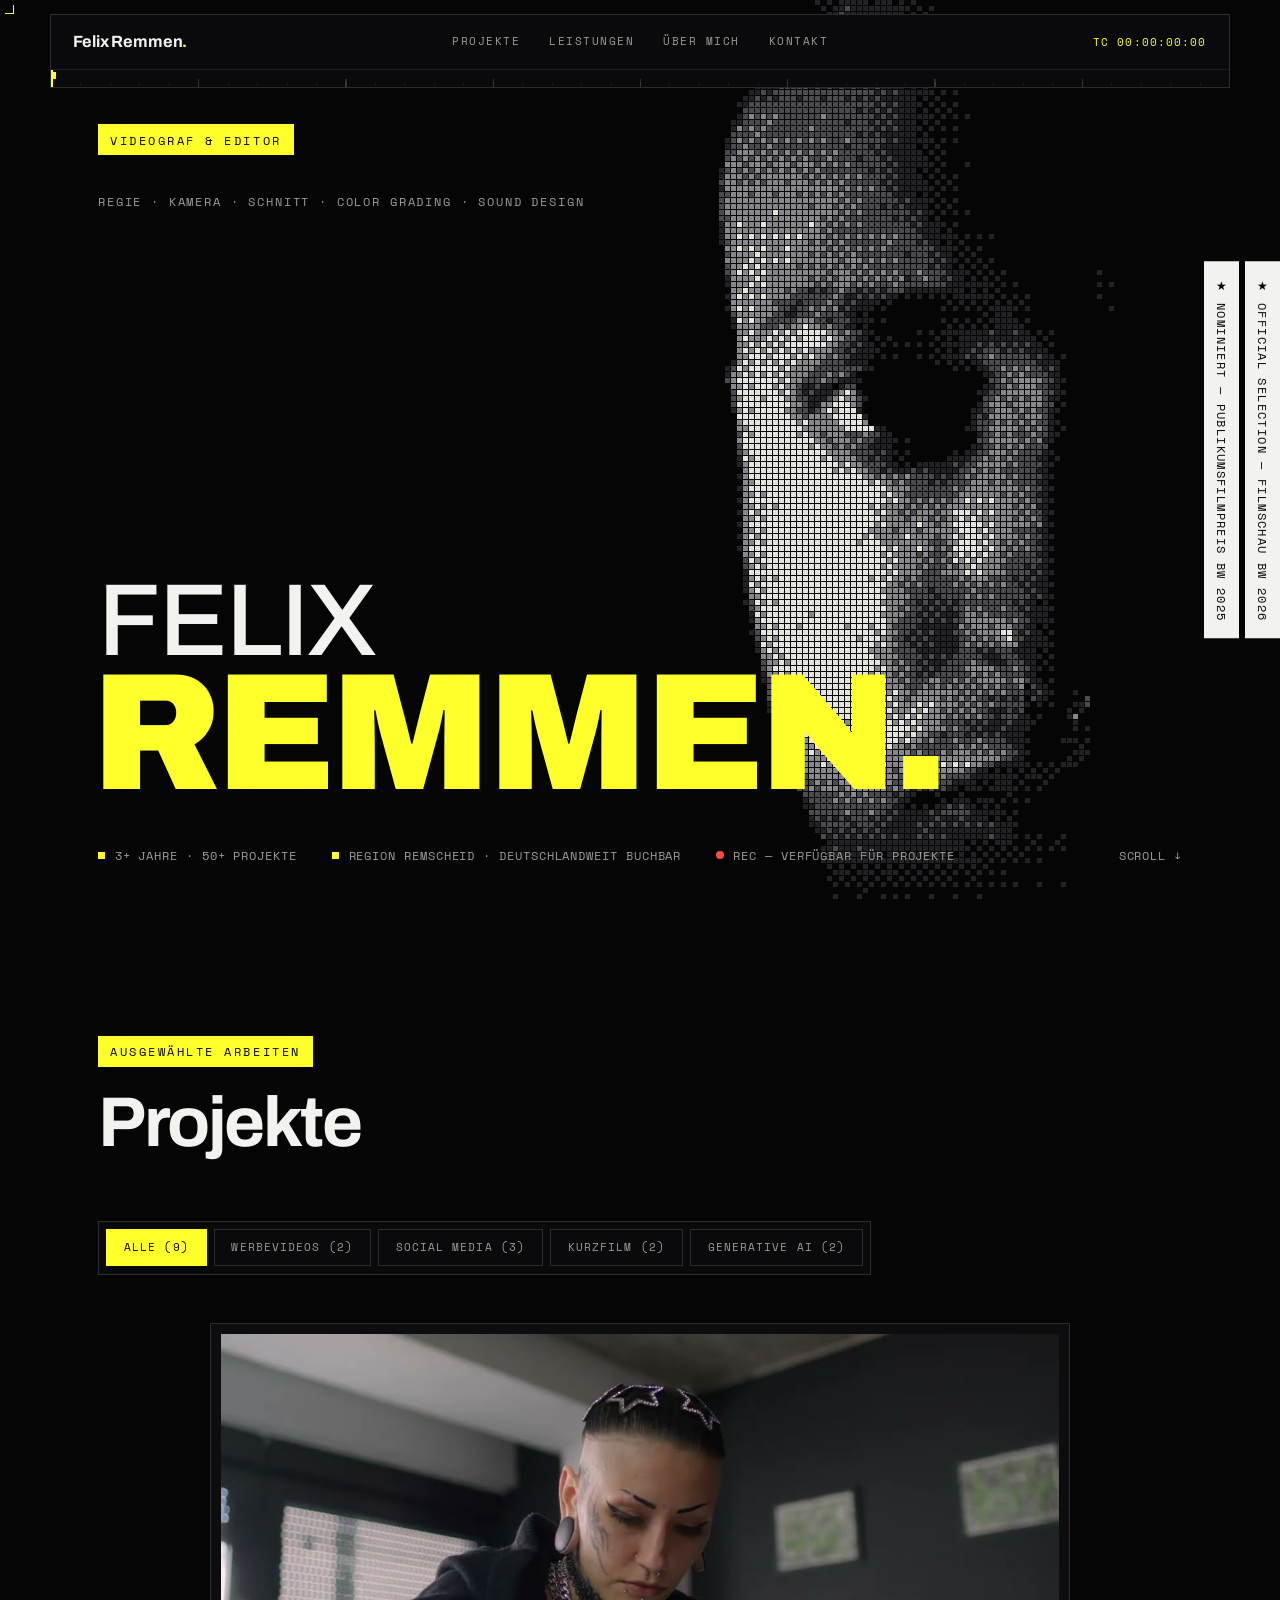
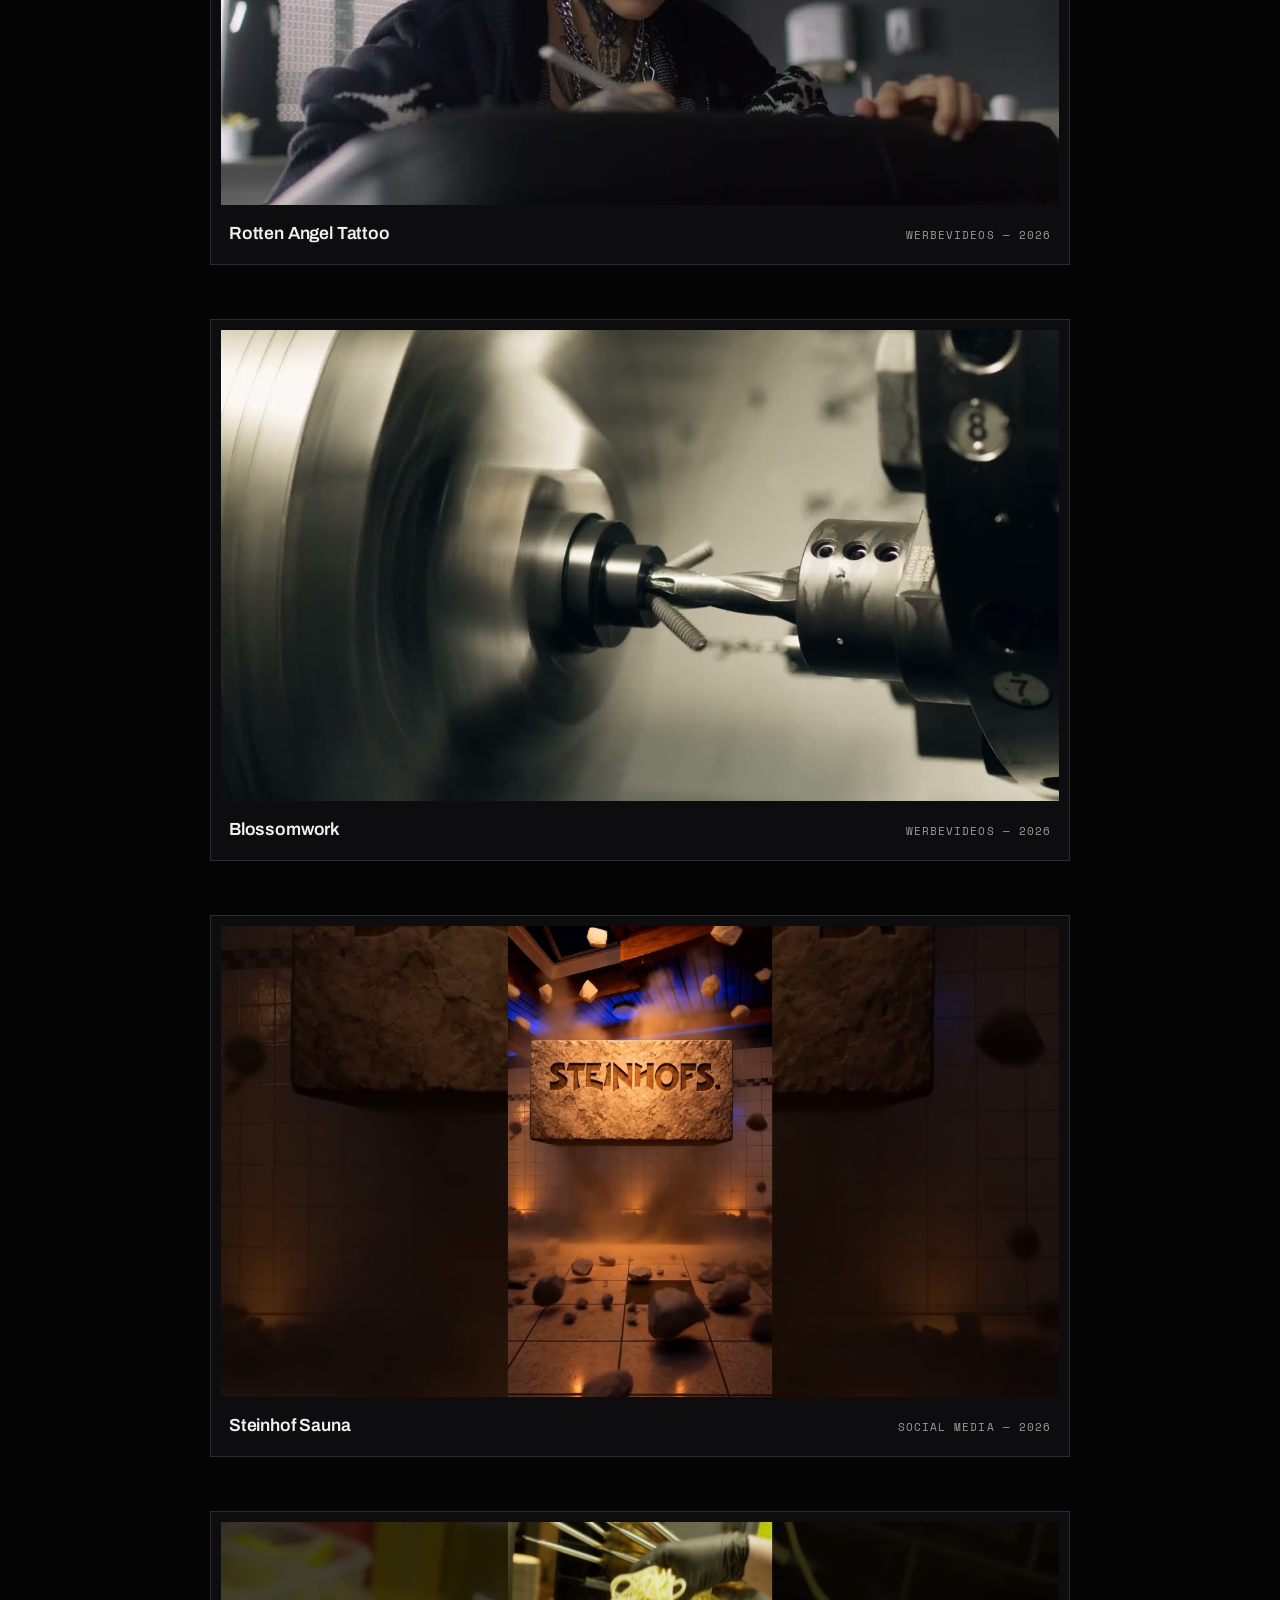
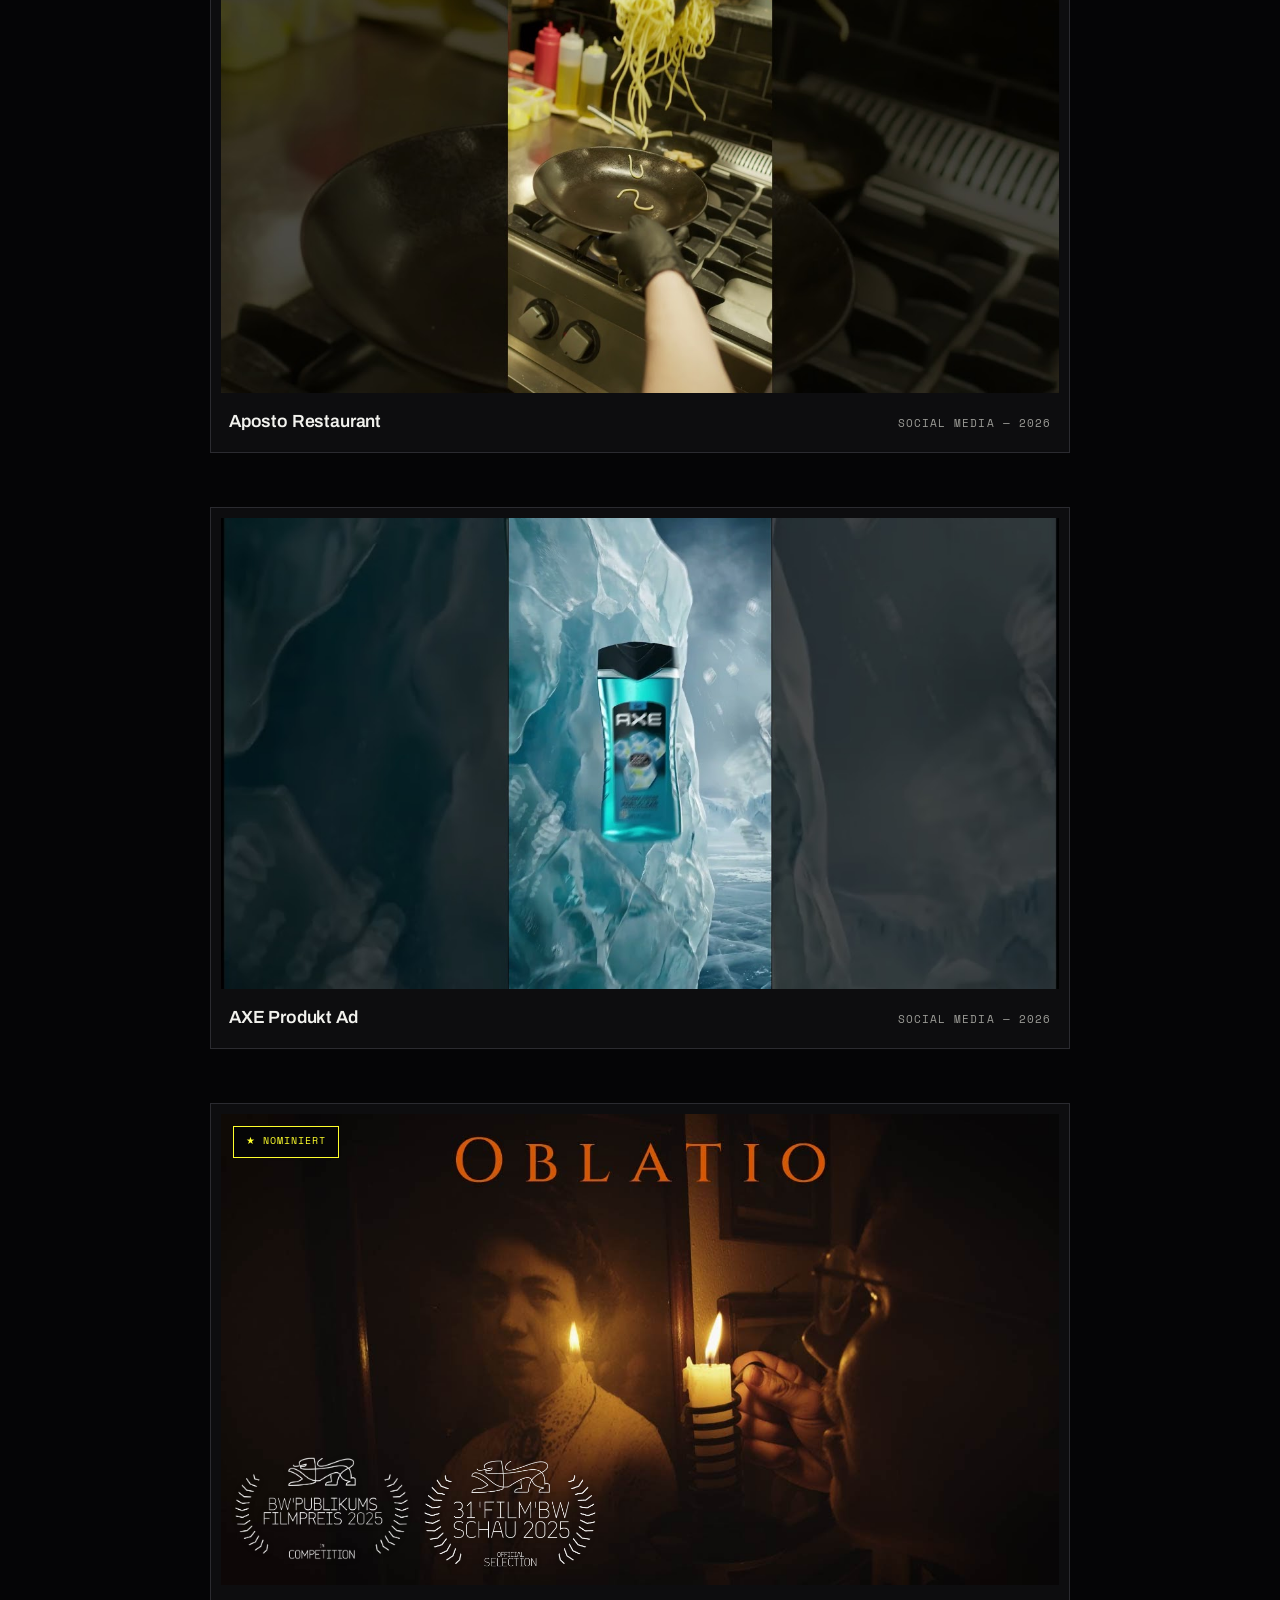
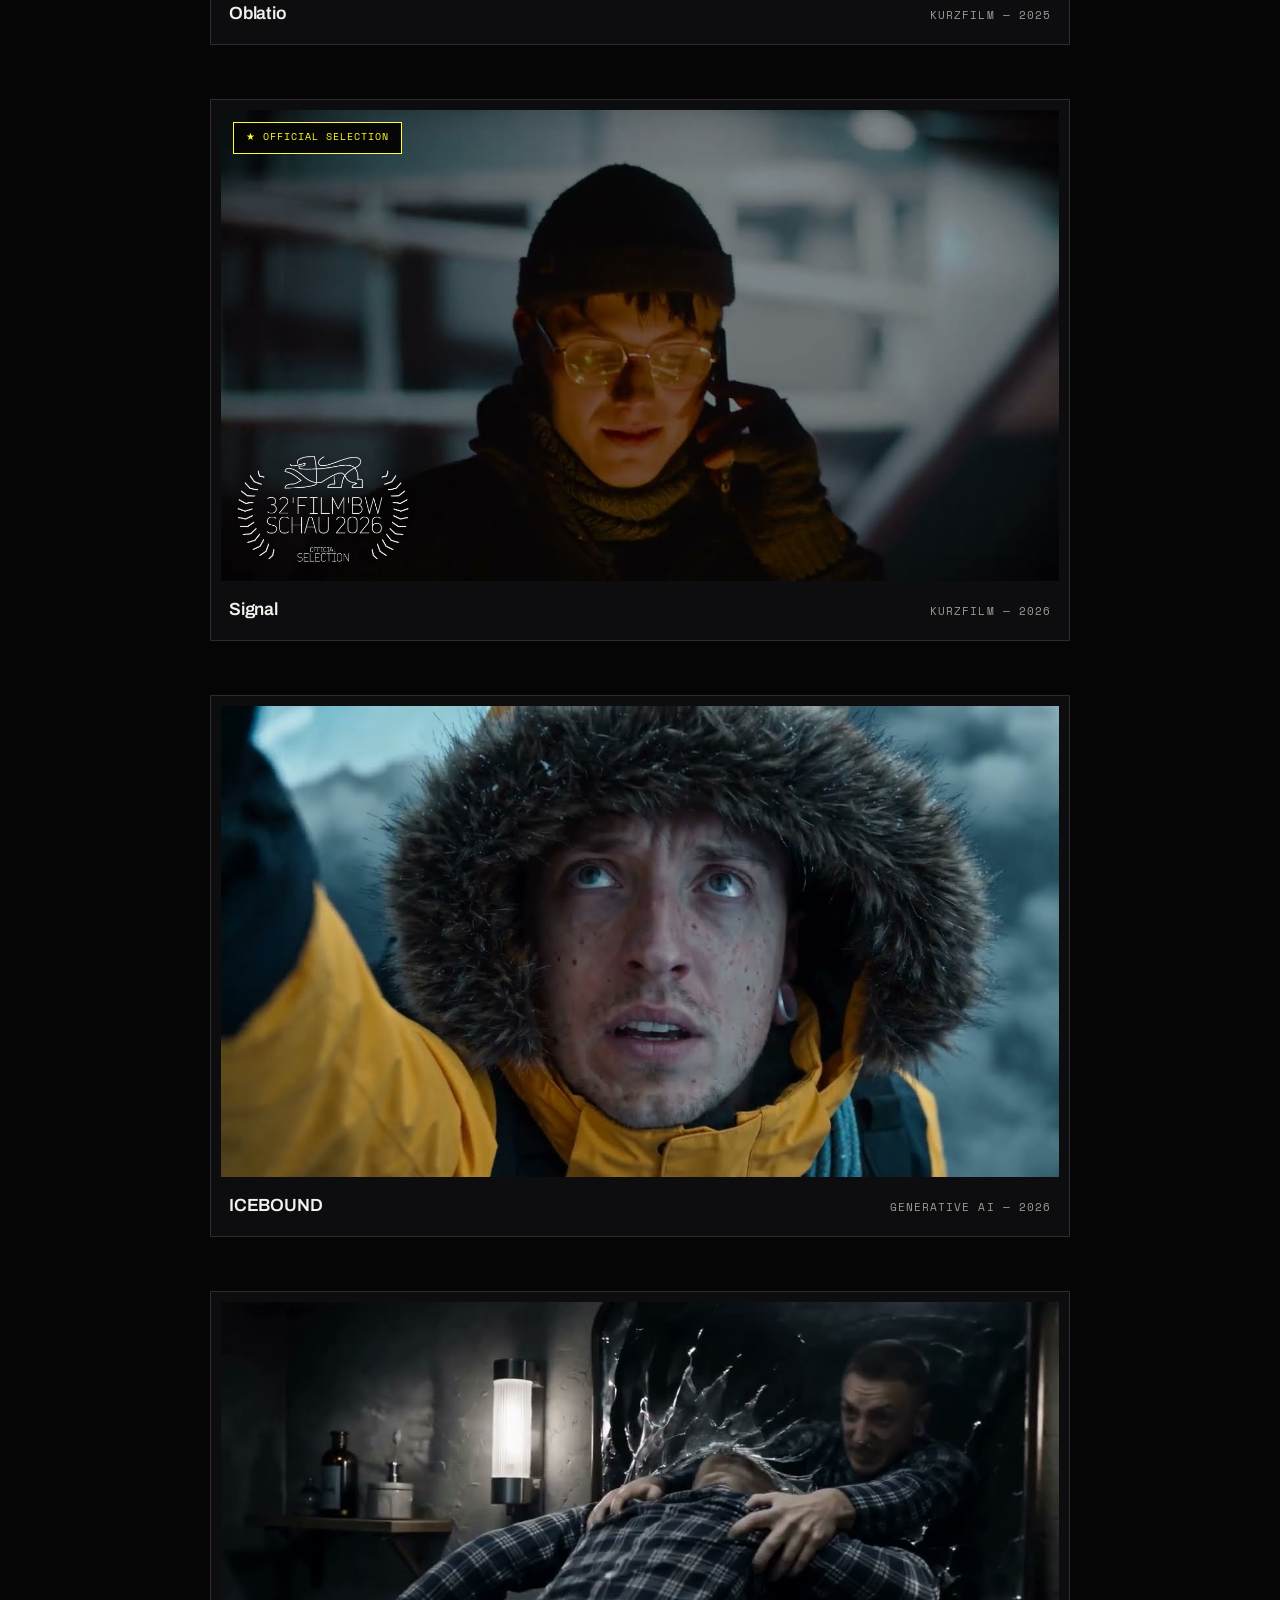
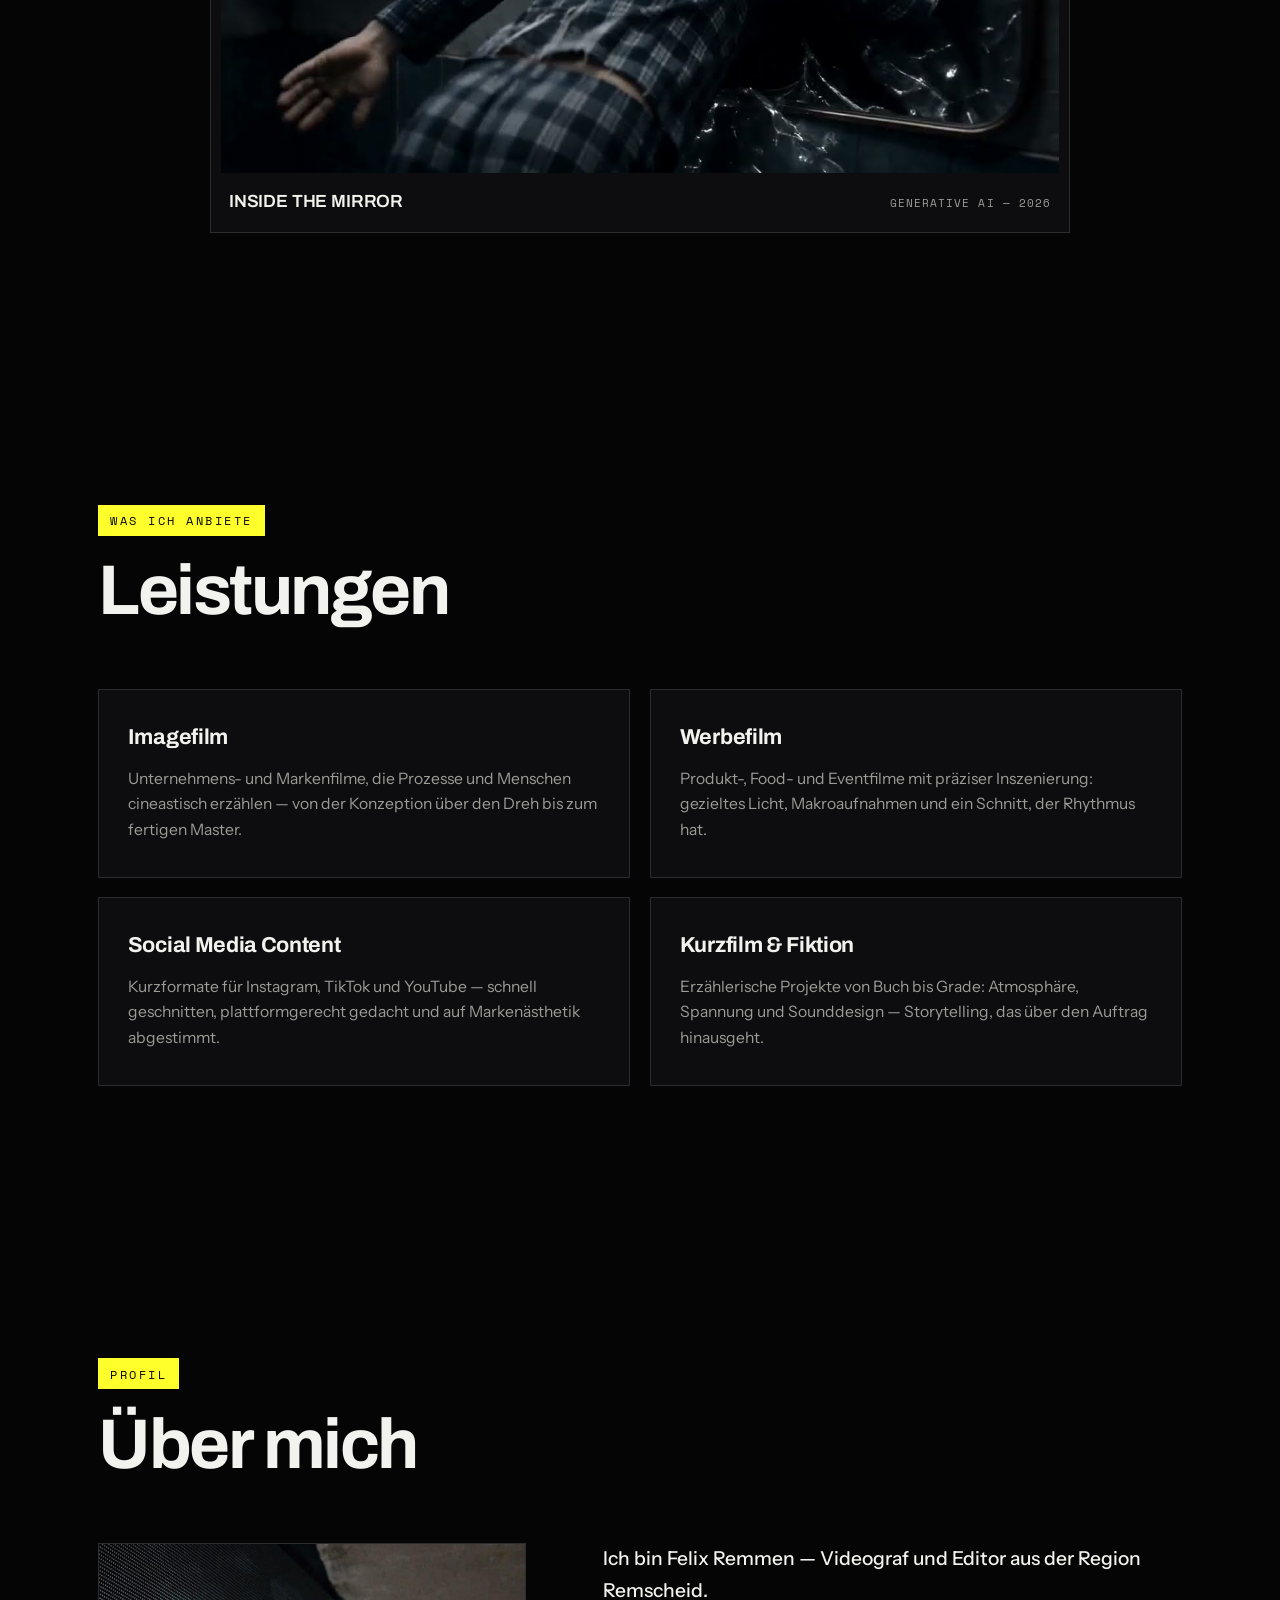
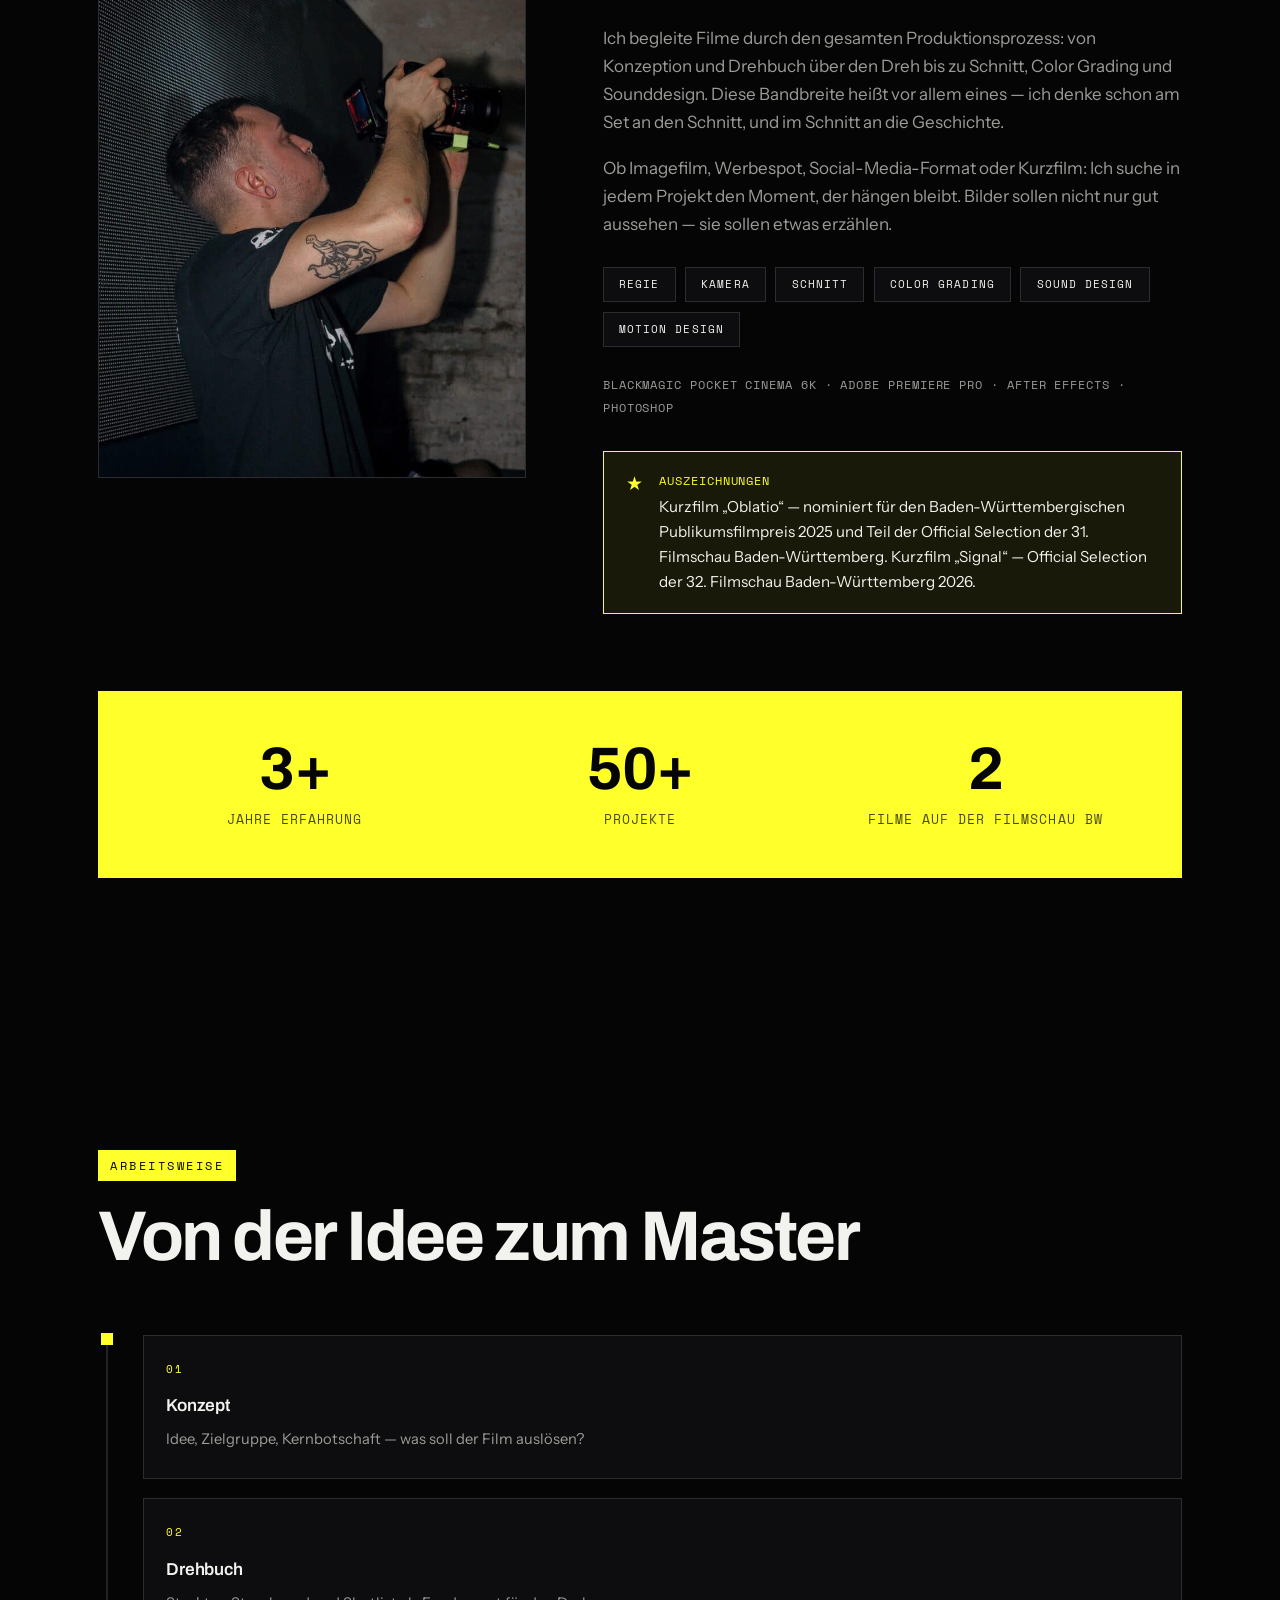
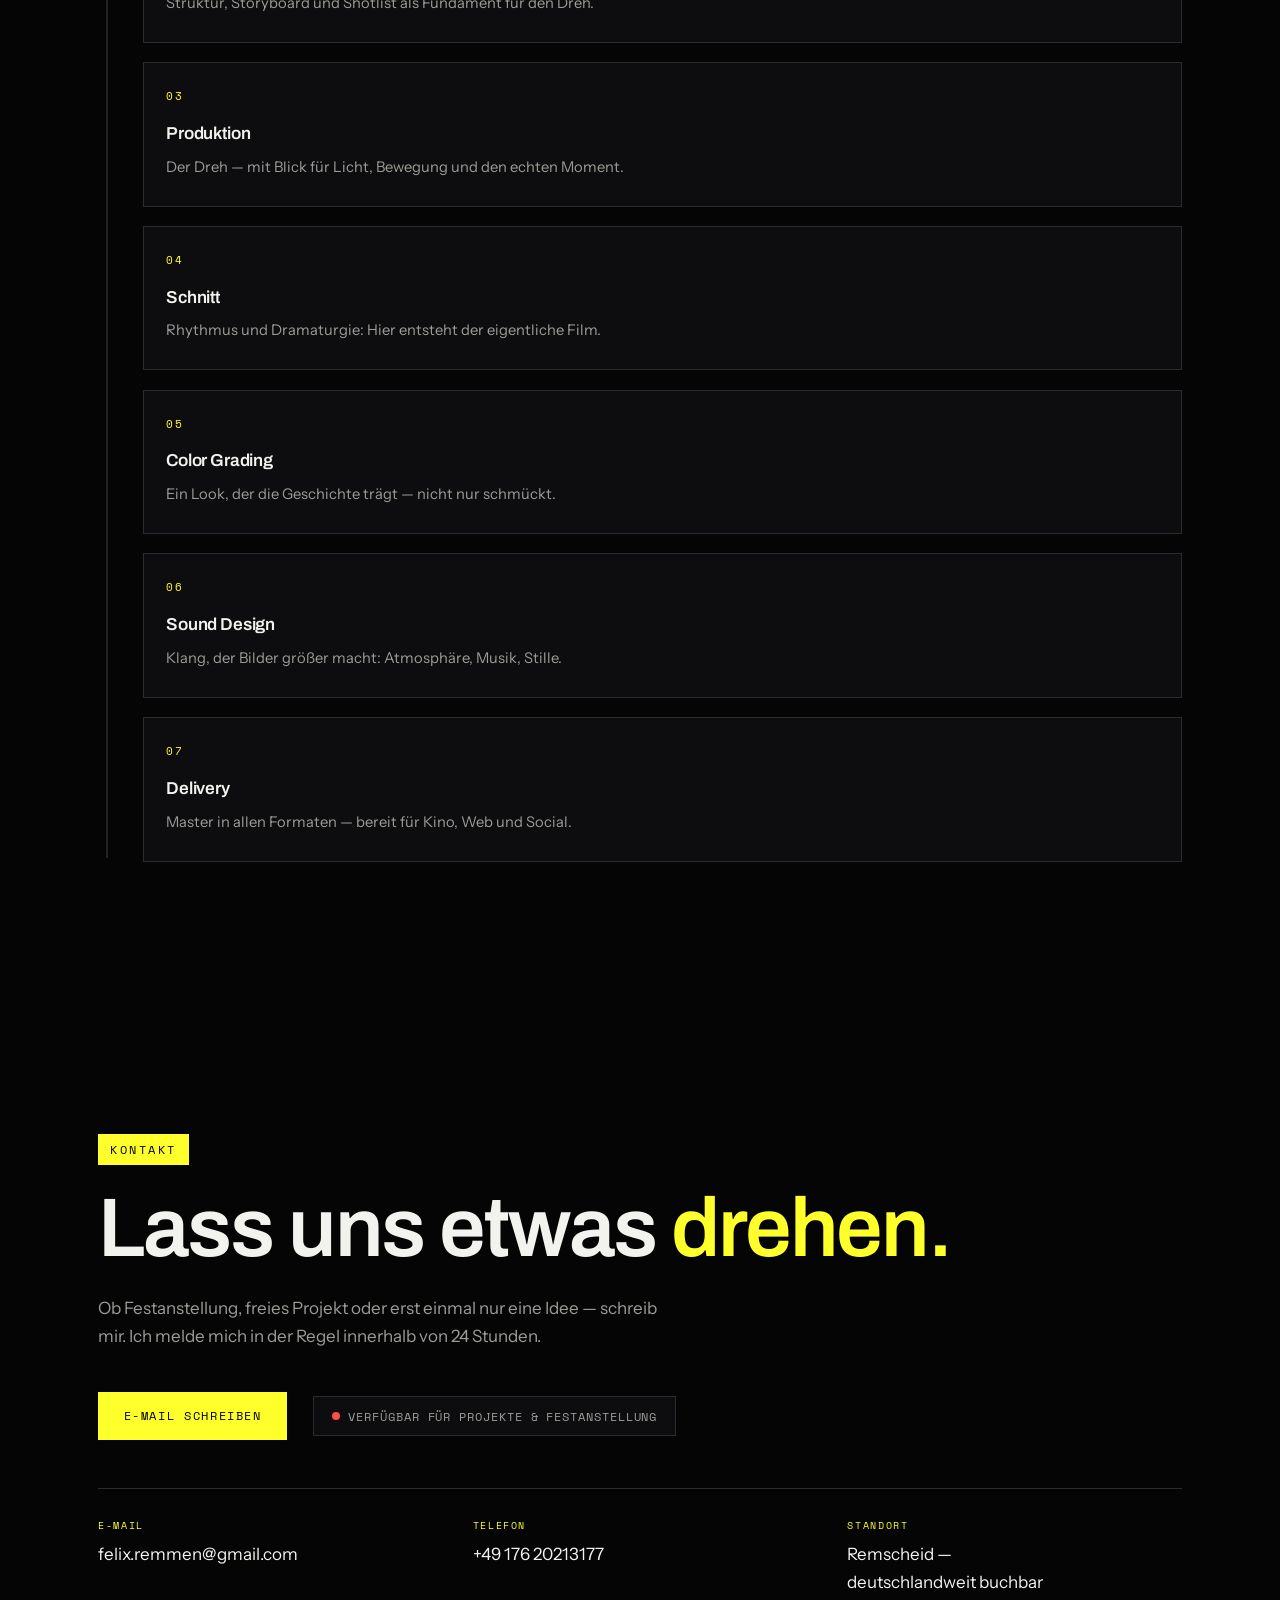
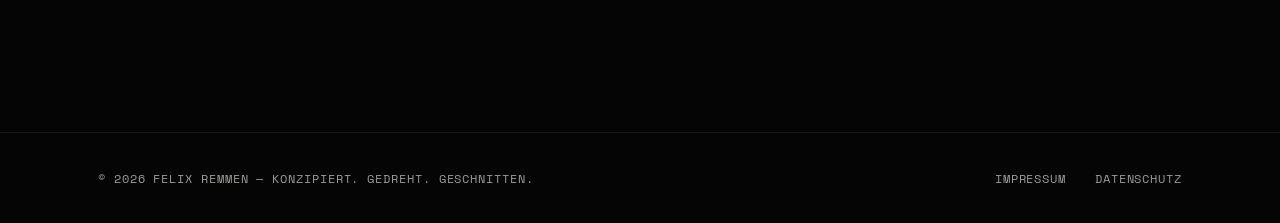
<file: index.html>
<!DOCTYPE html>
<html lang="de">
<head>
  <meta charset="UTF-8">
  <meta name="viewport" content="width=device-width, initial-scale=1.0">
  <title>Felix Remmen — Videograf &amp; Editor, Remscheid</title>
  <meta name="description" content="Felix Remmen — Videograf und Editor aus der Region Remscheid. Imagefilme, Werbefilme, Social-Media-Content und Kurzfilme: Konzept, Dreh, Schnitt, Color Grading und Sounddesign aus einer Hand.">
  <meta property="og:title" content="Felix Remmen — Videograf &amp; Editor">
  <meta property="og:description" content="Filmmaker. Editor. Visual Storyteller. Portfolio: Imagefilm, Werbefilm, Social Media, Kurzfilm.">
  <meta property="og:type" content="website">
  <meta property="og:locale" content="de_DE">
  <link rel="icon" type="image/svg+xml" href="assets/favicon.svg">
  <link rel="preload" href="assets/fonts/archivo-variable.woff2" as="font" type="font/woff2" crossorigin>
  <link rel="preload" href="assets/fonts/space-mono-400.woff2" as="font" type="font/woff2" crossorigin>
  <link rel="preload" href="assets/fonts/instrument-sans-400.woff2" as="font" type="font/woff2" crossorigin>
  <link rel="stylesheet" href="css/style.css">
</head>
<body>

  <header class="site-header">
    <div class="header-bar">
      <a class="wordmark" href="#top">Felix Remmen<em>.</em></a>
      <nav class="hauptnav" aria-label="Hauptnavigation">
        <a href="#projekte">Projekte</a>
        <a href="#leistungen">Leistungen</a>
        <a href="#ueber-mich">Über mich</a>
        <a href="#kontakt">Kontakt</a>
      </nav>
      <span class="timecode" id="timecode" aria-hidden="true">TC 00:00:00:00</span>
      <button class="menu-btn" id="menu-btn" aria-expanded="false" aria-controls="mobilnav" aria-label="Menü öffnen">
        <span></span><span></span><span></span>
      </button>
    </div>
    <div class="ruler" aria-hidden="true">
      <div class="playhead" id="playhead"></div>
    </div>
  </header>

  <nav class="mobilnav" id="mobilnav" aria-label="Mobile Navigation">
    <a href="#projekte">Projekte</a>
    <a href="#leistungen">Leistungen</a>
    <a href="#ueber-mich">Über mich</a>
    <a href="#kontakt">Kontakt</a>
  </nav>

  <main id="top">

    <!-- ================= HERO ================= -->
    <section class="hero" id="hero" aria-label="Felix Remmen — Videograf, Editor, Postproduzent">
      <canvas class="hero-dither" id="hero-dither" aria-hidden="true"></canvas>
      <div class="hero-awards" aria-label="Festival-Auszeichnungen">
        <p class="hero-award mono">★ Nominiert — Publikumsfilmpreis BW 2025</p>
        <p class="hero-award mono">★ Official Selection — Filmschau BW 2026</p>
      </div>
      <div class="hero-buehne">
        <div class="hero-kopf">
          <span class="eyebrow">Videograf &amp; Editor</span>
          <p class="hero-skills mono">Regie · Kamera · Schnitt · Color Grading · Sound Design</p>
        </div>
        <div class="hero-fuss">
          <h1 class="hero-name display">
            <span class="hero-vorname">Felix</span>
            <span class="hero-nachname">Remmen.</span>
          </h1>
          <div class="hero-fakten mono">
            <span><i class="fakt-quadrat" aria-hidden="true"></i>3+ Jahre · 50+ Projekte</span>
            <span><i class="fakt-quadrat" aria-hidden="true"></i>Region Remscheid · deutschlandweit buchbar</span>
            <span><span class="rec-dot" aria-hidden="true"></span>REC — Verfügbar für Projekte</span>
            <span class="scroll-cue" aria-hidden="true">Scroll ↓</span>
          </div>
        </div>
      </div>
    </section>

    <!-- ================= PROJEKTE ================= -->
    <section class="sektion" id="projekte">
      <div class="container">
        <div class="sektion-kopf reveal">
          <div>
            <span class="eyebrow">Ausgewählte Arbeiten</span>
            <h2 class="sektion-titel display">Projekte</h2>
          </div>
        </div>
        <div class="filter-sticky reveal">
          <div class="filter-leiste" id="filter-leiste" role="group" aria-label="Projekte filtern"></div>
        </div>
        <noscript><p style="color:#94918a">Bitte aktiviere JavaScript, um die Projektübersicht zu sehen.</p></noscript>
        <div class="projekt-grid" id="projekt-grid"></div>
      </div>
    </section>

    <!-- ================= LEISTUNGEN ================= -->
    <section class="sektion" id="leistungen">
      <div class="container">
        <div class="sektion-kopf reveal">
          <div>
            <span class="eyebrow">Was ich anbiete</span>
            <h2 class="sektion-titel display">Leistungen</h2>
          </div>
        </div>
        <div class="leistung-grid">
          <div class="leistung-reihe reveal">
            <div class="leistung-karte">
              <h3 class="leistung-name">Imagefilm</h3>
              <p class="leistung-text">Unternehmens- und Markenfilme, die Prozesse und Menschen cineastisch erzählen — von der Konzeption über den Dreh bis zum fertigen Master.</p>
            </div>
          </div>
          <div class="leistung-reihe reveal">
            <div class="leistung-karte">
              <h3 class="leistung-name">Werbefilm</h3>
              <p class="leistung-text">Produkt-, Food- und Eventfilme mit präziser Inszenierung: gezieltes Licht, Makroaufnahmen und ein Schnitt, der Rhythmus hat.</p>
            </div>
          </div>
          <div class="leistung-reihe reveal">
            <div class="leistung-karte">
              <h3 class="leistung-name">Social Media Content</h3>
              <p class="leistung-text">Kurzformate für Instagram, TikTok und YouTube — schnell geschnitten, plattformgerecht gedacht und auf Markenästhetik abgestimmt.</p>
            </div>
          </div>
          <div class="leistung-reihe reveal">
            <div class="leistung-karte">
              <h3 class="leistung-name">Kurzfilm &amp; Fiktion</h3>
              <p class="leistung-text">Erzählerische Projekte von Buch bis Grade: Atmosphäre, Spannung und Sounddesign — Storytelling, das über den Auftrag hinausgeht.</p>
            </div>
          </div>
        </div>
      </div>
    </section>

    <!-- ================= ÜBER MICH ================= -->
    <section class="sektion" id="ueber-mich">
      <div class="container">
        <div class="sektion-kopf reveal">
          <div>
            <span class="eyebrow">Profil</span>
            <h2 class="sektion-titel display">Über mich</h2>
          </div>
        </div>
        <div class="profil">
          <div class="portraet reveal">
            <img src="assets/img/Felix_Remmen_action.jpeg" alt="Porträt von Felix Remmen" loading="lazy" width="745" height="1024">
          </div>
          <div class="profil-text reveal">
            <p class="lead">Ich bin Felix Remmen — Videograf und Editor aus der Region Remscheid.</p>
            <p>Ich begleite Filme durch den gesamten Produktionsprozess: von Konzeption und Drehbuch über den Dreh bis zu Schnitt, Color Grading und Sounddesign. Diese Bandbreite heißt vor allem eines — ich denke schon am Set an den Schnitt, und im Schnitt an die Geschichte.</p>
            <p>Ob Imagefilm, Werbespot, Social-Media-Format oder Kurzfilm: Ich suche in jedem Projekt den Moment, der hängen bleibt. Bilder sollen nicht nur gut aussehen — sie sollen etwas erzählen.</p>
            <ul class="skills" aria-label="Schwerpunkte">
              <li>Regie</li>
              <li>Kamera</li>
              <li>Schnitt</li>
              <li>Color Grading</li>
              <li>Sound Design</li>
              <li>Motion Design</li>
            </ul>
            <p class="werkzeuge mono">Blackmagic Pocket Cinema 6K · Adobe Premiere Pro · After Effects · Photoshop</p>
            <div class="award-box">
              <span class="stern" aria-hidden="true">★</span>
              <p><span class="mono">Auszeichnungen</span>Kurzfilm „Oblatio“ — nominiert für den Baden-Württembergischen Publikumsfilmpreis 2025 und Teil der Official Selection der 31. Filmschau Baden-Württemberg. Kurzfilm „Signal“ — Official Selection der 32. Filmschau Baden-Württemberg 2026.</p>
            </div>
          </div>
        </div>

        <div class="kennzahlen-karte reveal">
          <div class="kennzahl">
            <span class="kennzahl-zahl display">3+</span>
            <span class="kennzahl-label">Jahre Erfahrung</span>
          </div>
          <div class="kennzahl">
            <span class="kennzahl-zahl display">50+</span>
            <span class="kennzahl-label">Projekte</span>
          </div>
          <div class="kennzahl">
            <span class="kennzahl-zahl display">2</span>
            <span class="kennzahl-label">Filme auf der Filmschau BW</span>
          </div>
        </div>
      </div>
    </section>

    <!-- ================= ARBEITSWEISE ================= -->
    <section class="sektion" id="arbeitsweise">
      <div class="container">
        <div class="sektion-kopf reveal">
          <div>
            <span class="eyebrow">Arbeitsweise</span>
            <h2 class="sektion-titel display">Von der Idee zum Master</h2>
          </div>
        </div>
        <div class="prozess-timeline" id="prozess-timeline">
          <div class="prozess-linie" aria-hidden="true">
            <div class="prozess-fortschritt"></div>
            <div class="prozess-punkt"></div>
          </div>
          <article class="prozess-schritt">
            <span class="nr">01</span>
            <h3>Konzept</h3>
            <p>Idee, Zielgruppe, Kernbotschaft — was soll der Film auslösen?</p>
          </article>
          <article class="prozess-schritt">
            <span class="nr">02</span>
            <h3>Drehbuch</h3>
            <p>Struktur, Storyboard und Shotlist als Fundament für den Dreh.</p>
          </article>
          <article class="prozess-schritt">
            <span class="nr">03</span>
            <h3>Produktion</h3>
            <p>Der Dreh — mit Blick für Licht, Bewegung und den echten Moment.</p>
          </article>
          <article class="prozess-schritt">
            <span class="nr">04</span>
            <h3>Schnitt</h3>
            <p>Rhythmus und Dramaturgie: Hier entsteht der eigentliche Film.</p>
          </article>
          <article class="prozess-schritt">
            <span class="nr">05</span>
            <h3>Color Grading</h3>
            <p>Ein Look, der die Geschichte trägt — nicht nur schmückt.</p>
          </article>
          <article class="prozess-schritt">
            <span class="nr">06</span>
            <h3>Sound Design</h3>
            <p>Klang, der Bilder größer macht: Atmosphäre, Musik, Stille.</p>
          </article>
          <article class="prozess-schritt">
            <span class="nr">07</span>
            <h3>Delivery</h3>
            <p>Master in allen Formaten — bereit für Kino, Web und Social.</p>
          </article>
        </div>
      </div>
    </section>

    <!-- ================= KONTAKT ================= -->
    <section class="sektion" id="kontakt">
      <div class="container">
        <div class="reveal">
          <span class="eyebrow">Kontakt</span>
          <h2 class="kontakt-titel display">Lass uns etwas <em>drehen.</em></h2>
          <p class="kontakt-sub">Ob Festanstellung, freies Projekt oder erst einmal nur eine Idee — schreib mir. Ich melde mich in der Regel innerhalb von 24 Stunden.</p>
          <div class="kontakt-aktionen">
            <a class="btn btn-voll" href="mailto:felix.remmen@gmail.com">E-Mail schreiben</a>
            <span class="verfuegbar mono"><span class="rec-dot"></span>Verfügbar für Projekte &amp; Festanstellung</span>
          </div>
          <dl class="kontakt-daten">
            <div>
              <dt>E-Mail</dt>
              <dd><a href="mailto:felix.remmen@gmail.com">felix.remmen@gmail.com</a></dd>
            </div>
            <div>
              <dt>Telefon</dt>
              <dd><a href="tel:+4917620213177">+49 176 20213177</a></dd>
            </div>
            <div>
              <dt>Standort</dt>
              <dd>Remscheid —<br>deutschlandweit buchbar</dd>
            </div>
          </dl>
        </div>
      </div>
    </section>

  </main>

  <footer class="site-footer">
    <div class="container footer-zeile mono">
      <span>© 2026 Felix Remmen — Konzipiert. Gedreht. Geschnitten.</span>
      <nav aria-label="Rechtliches">
        <a href="impressum.html">Impressum</a>
        <a href="datenschutz.html">Datenschutz</a>
      </nav>
    </div>
  </footer>

  <!-- ================= LIGHTBOX ================= -->
  <div class="lightbox" id="lightbox" role="dialog" aria-modal="true" aria-labelledby="lightbox-titel" hidden>
    <div class="lightbox-inner">
      <button class="lightbox-schliessen" id="lightbox-schliessen"><span class="x" aria-hidden="true">✕</span> Schließen</button>
      <div class="player" id="lightbox-player"></div>
      <div class="lightbox-titelzeile">
        <h2 class="lightbox-titel display" id="lightbox-titel"></h2>
      </div>
      <div id="lightbox-award-slot"></div>
      <div class="lightbox-meta mono" id="lightbox-meta"></div>
      <p class="lightbox-besch" id="lightbox-besch"></p>
      <dl class="lightbox-credits" id="lightbox-credits"></dl>
      <div class="lightbox-sheets" id="lightbox-sheets"></div>
    </div>
  </div>

  <!-- ================= FOKUS-RETICLE (Cursor) ================= -->
  <div class="reticle" id="reticle" aria-hidden="true">
    <span class="reticle-ecke reticle-ecke--tl"></span>
    <span class="reticle-ecke reticle-ecke--tr"></span>
    <span class="reticle-ecke reticle-ecke--br"></span>
    <span class="reticle-ecke reticle-ecke--bl"></span>
  </div>

  <script src="js/projects-data.js"></script>
  <script src="js/main.js"></script>
</body>
</html>
</file>
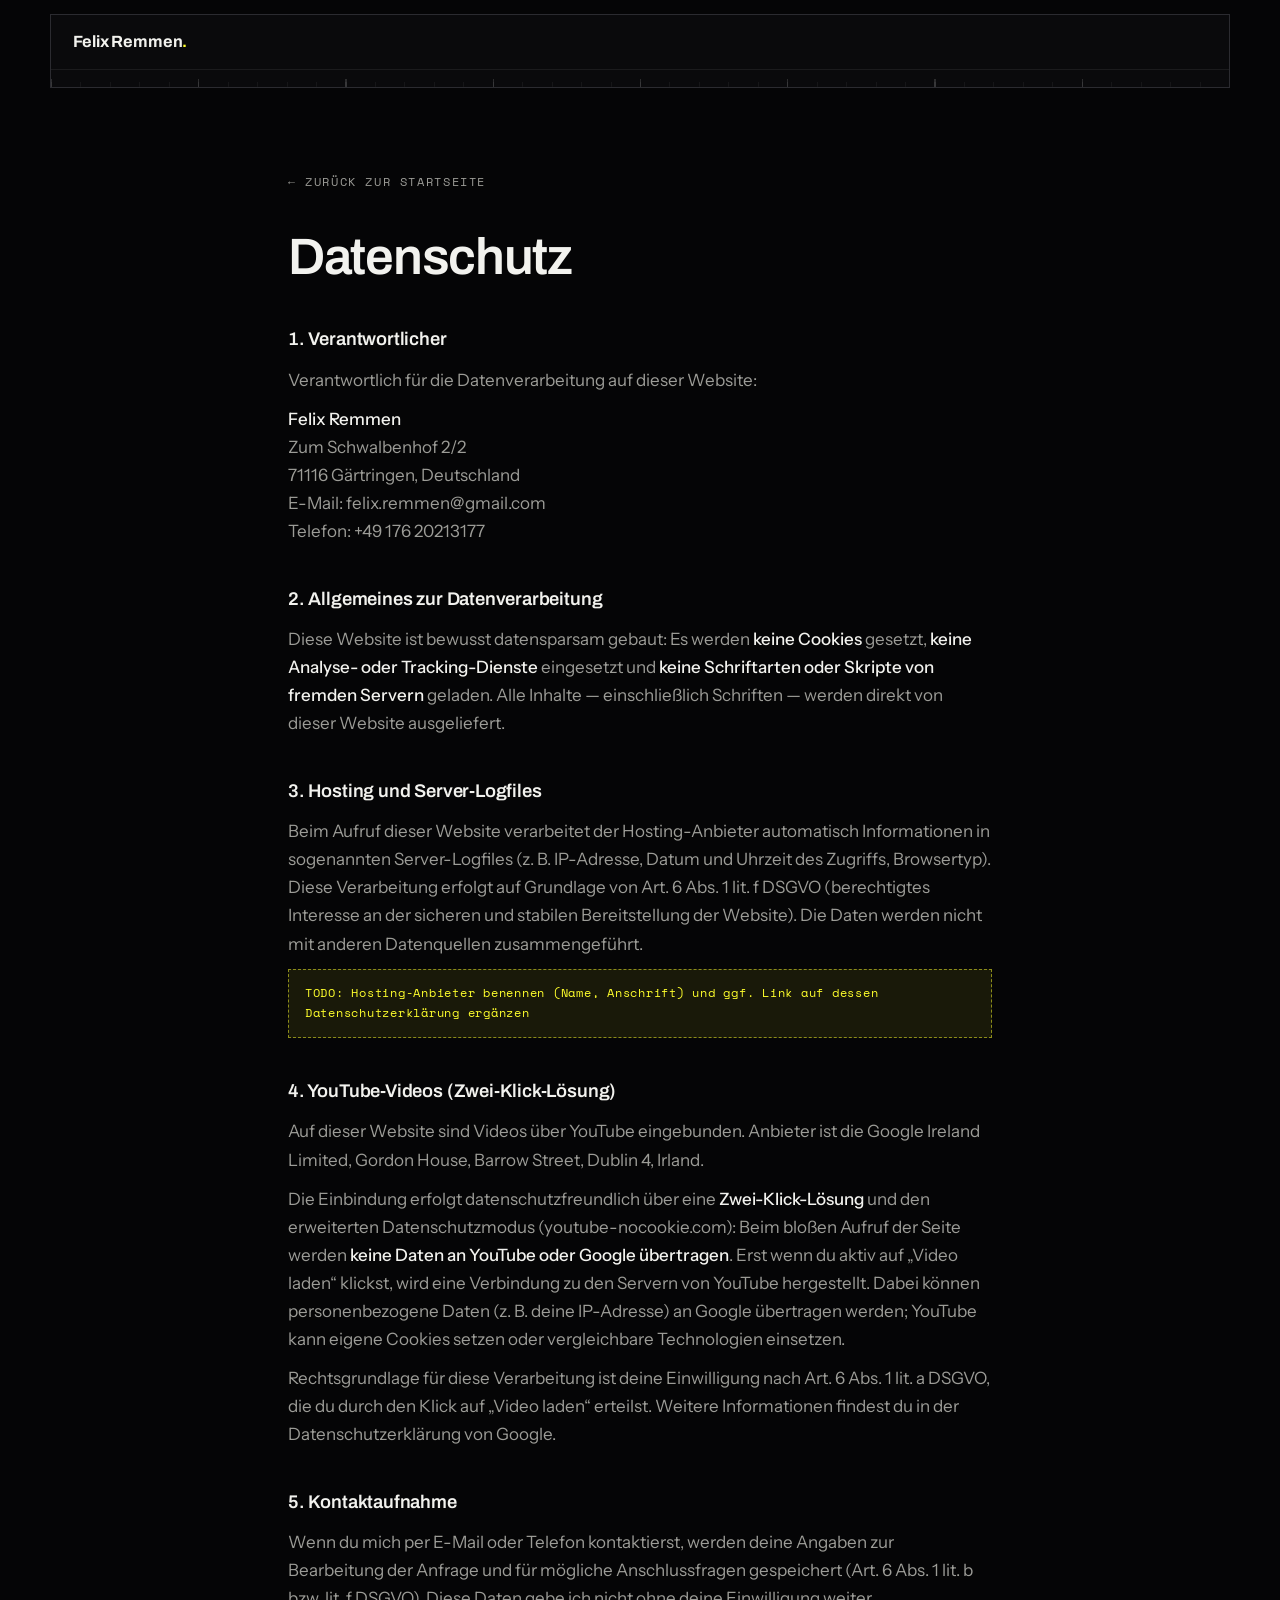
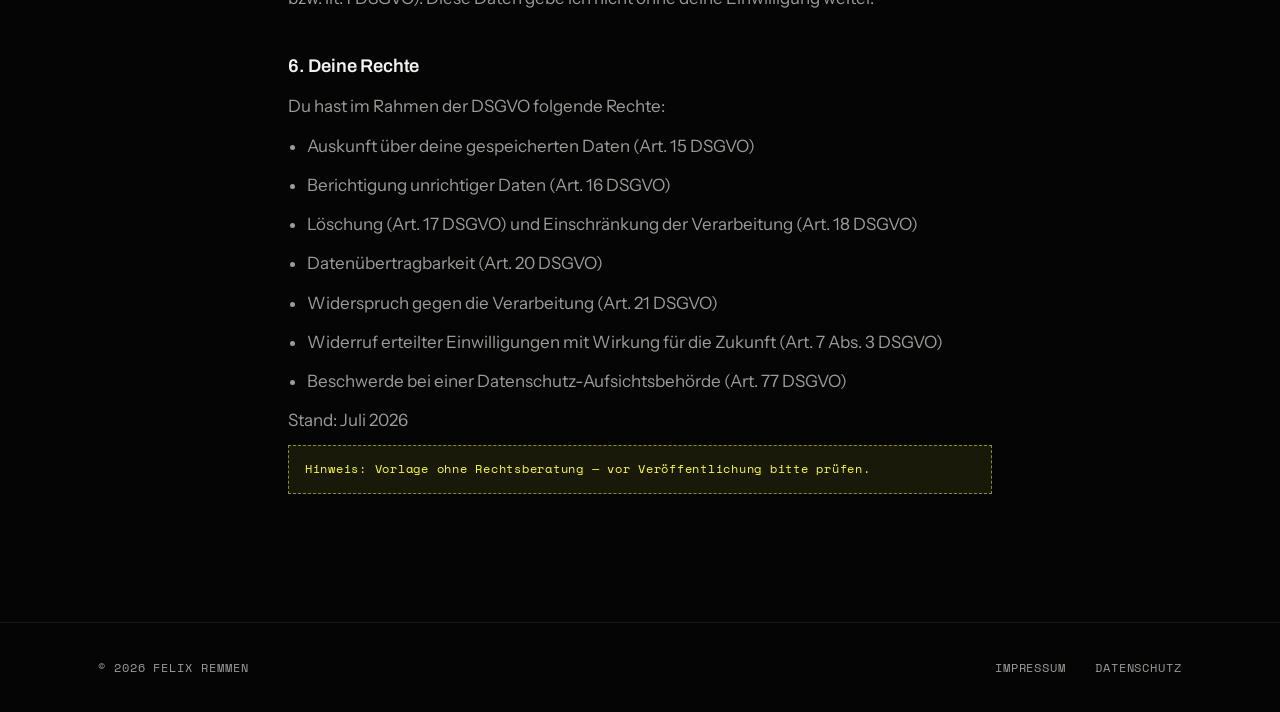
<file: datenschutz.html>
<!DOCTYPE html>
<html lang="de">
<head>
  <meta charset="UTF-8">
  <meta name="viewport" content="width=device-width, initial-scale=1.0">
  <title>Datenschutzerklärung — Felix Remmen</title>
  <meta name="robots" content="noindex">
  <link rel="icon" type="image/svg+xml" href="assets/favicon.svg">
  <link rel="stylesheet" href="css/style.css">
</head>
<body>

  <header class="site-header">
    <div class="header-bar">
      <a class="wordmark" href="index.html">Felix Remmen<em>.</em></a>
    </div>
    <div class="ruler" aria-hidden="true"></div>
  </header>

  <main class="container rechtsseite">
    <a class="zurueck" href="index.html">← Zurück zur Startseite</a>
    <h1 class="display">Datenschutz</h1>

    <h2>1. Verantwortlicher</h2>
    <p>Verantwortlich für die Datenverarbeitung auf dieser Website:</p>
    <p><strong>Felix Remmen</strong><br>
    Zum Schwalbenhof 2/2<br>
    71116 Gärtringen, Deutschland<br>
    E-Mail: felix.remmen@gmail.com<br>
    Telefon: +49 176 20213177</p>

    <h2>2. Allgemeines zur Datenverarbeitung</h2>
    <p>Diese Website ist bewusst datensparsam gebaut: Es werden <strong>keine Cookies</strong> gesetzt, <strong>keine Analyse- oder Tracking-Dienste</strong> eingesetzt und <strong>keine Schriftarten oder Skripte von fremden Servern</strong> geladen. Alle Inhalte — einschließlich Schriften — werden direkt von dieser Website ausgeliefert.</p>

    <h2>3. Hosting und Server-Logfiles</h2>
    <p>Beim Aufruf dieser Website verarbeitet der Hosting-Anbieter automatisch Informationen in sogenannten Server-Logfiles (z. B. IP-Adresse, Datum und Uhrzeit des Zugriffs, Browsertyp). Diese Verarbeitung erfolgt auf Grundlage von Art. 6 Abs. 1 lit. f DSGVO (berechtigtes Interesse an der sicheren und stabilen Bereitstellung der Website). Die Daten werden nicht mit anderen Datenquellen zusammengeführt.</p>
    <span class="todo">TODO: Hosting-Anbieter benennen (Name, Anschrift) und ggf. Link auf dessen Datenschutzerklärung ergänzen</span>

    <h2>4. YouTube-Videos (Zwei-Klick-Lösung)</h2>
    <p>Auf dieser Website sind Videos über YouTube eingebunden. Anbieter ist die Google Ireland Limited, Gordon House, Barrow Street, Dublin 4, Irland.</p>
    <p>Die Einbindung erfolgt datenschutzfreundlich über eine <strong>Zwei-Klick-Lösung</strong> und den erweiterten Datenschutzmodus (youtube-nocookie.com): Beim bloßen Aufruf der Seite werden <strong>keine Daten an YouTube oder Google übertragen</strong>. Erst wenn du aktiv auf „Video laden“ klickst, wird eine Verbindung zu den Servern von YouTube hergestellt. Dabei können personenbezogene Daten (z. B. deine IP-Adresse) an Google übertragen werden; YouTube kann eigene Cookies setzen oder vergleichbare Technologien einsetzen.</p>
    <p>Rechtsgrundlage für diese Verarbeitung ist deine Einwilligung nach Art. 6 Abs. 1 lit. a DSGVO, die du durch den Klick auf „Video laden“ erteilst. Weitere Informationen findest du in der <a href="https://policies.google.com/privacy" rel="noopener noreferrer" target="_blank">Datenschutzerklärung von Google</a>.</p>

    <h2>5. Kontaktaufnahme</h2>
    <p>Wenn du mich per E-Mail oder Telefon kontaktierst, werden deine Angaben zur Bearbeitung der Anfrage und für mögliche Anschlussfragen gespeichert (Art. 6 Abs. 1 lit. b bzw. lit. f DSGVO). Diese Daten gebe ich nicht ohne deine Einwilligung weiter.</p>

    <h2>6. Deine Rechte</h2>
    <p>Du hast im Rahmen der DSGVO folgende Rechte:</p>
    <ul>
      <li>Auskunft über deine gespeicherten Daten (Art. 15 DSGVO)</li>
      <li>Berichtigung unrichtiger Daten (Art. 16 DSGVO)</li>
      <li>Löschung (Art. 17 DSGVO) und Einschränkung der Verarbeitung (Art. 18 DSGVO)</li>
      <li>Datenübertragbarkeit (Art. 20 DSGVO)</li>
      <li>Widerspruch gegen die Verarbeitung (Art. 21 DSGVO)</li>
      <li>Widerruf erteilter Einwilligungen mit Wirkung für die Zukunft (Art. 7 Abs. 3 DSGVO)</li>
      <li>Beschwerde bei einer Datenschutz-Aufsichtsbehörde (Art. 77 DSGVO)</li>
    </ul>

    <p>Stand: Juli 2026</p>

    <span class="todo">Hinweis: Vorlage ohne Rechtsberatung — vor Veröffentlichung bitte prüfen.</span>
  </main>

  <footer class="site-footer">
    <div class="container footer-zeile mono">
      <span>© 2026 Felix Remmen</span>
      <nav aria-label="Rechtliches">
        <a href="impressum.html">Impressum</a>
        <a href="datenschutz.html">Datenschutz</a>
      </nav>
    </div>
  </footer>

</body>
</html>
</file>
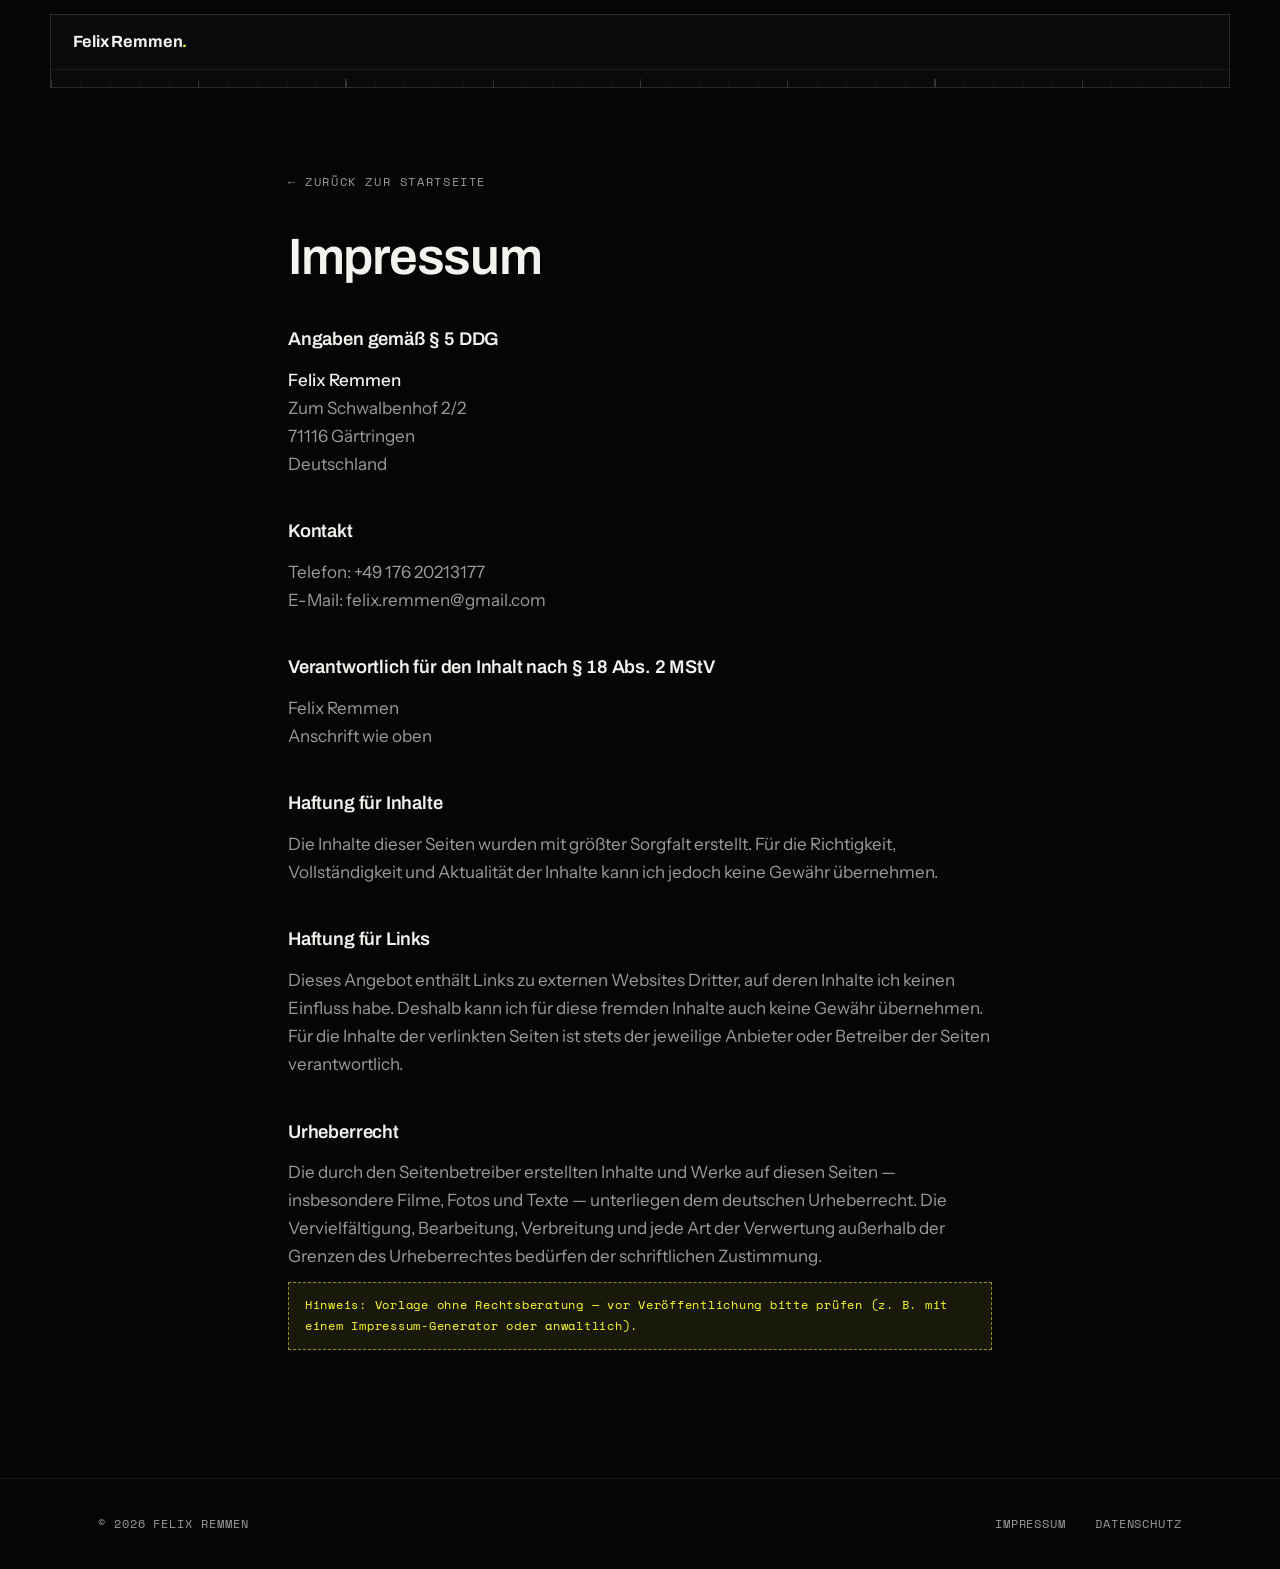
<file: impressum.html>
<!DOCTYPE html>
<html lang="de">
<head>
  <meta charset="UTF-8">
  <meta name="viewport" content="width=device-width, initial-scale=1.0">
  <title>Impressum — Felix Remmen</title>
  <meta name="robots" content="noindex">
  <link rel="icon" type="image/svg+xml" href="assets/favicon.svg">
  <link rel="stylesheet" href="css/style.css">
</head>
<body>

  <header class="site-header">
    <div class="header-bar">
      <a class="wordmark" href="index.html">Felix Remmen<em>.</em></a>
    </div>
    <div class="ruler" aria-hidden="true"></div>
  </header>

  <main class="container rechtsseite">
    <a class="zurueck" href="index.html">← Zurück zur Startseite</a>
    <h1 class="display">Impressum</h1>

    <h2>Angaben gemäß § 5 DDG</h2>
    <p><strong>Felix Remmen</strong><br>
    Zum Schwalbenhof 2/2<br>
    71116 Gärtringen<br>
    Deutschland</p>

    <h2>Kontakt</h2>
    <p>Telefon: +49 176 20213177<br>
    E-Mail: felix.remmen@gmail.com</p>

    <h2>Verantwortlich für den Inhalt nach § 18 Abs. 2 MStV</h2>
    <p>Felix Remmen<br>Anschrift wie oben</p>

    <h2>Haftung für Inhalte</h2>
    <p>Die Inhalte dieser Seiten wurden mit größter Sorgfalt erstellt. Für die Richtigkeit, Vollständigkeit und Aktualität der Inhalte kann ich jedoch keine Gewähr übernehmen.</p>

    <h2>Haftung für Links</h2>
    <p>Dieses Angebot enthält Links zu externen Websites Dritter, auf deren Inhalte ich keinen Einfluss habe. Deshalb kann ich für diese fremden Inhalte auch keine Gewähr übernehmen. Für die Inhalte der verlinkten Seiten ist stets der jeweilige Anbieter oder Betreiber der Seiten verantwortlich.</p>

    <h2>Urheberrecht</h2>
    <p>Die durch den Seitenbetreiber erstellten Inhalte und Werke auf diesen Seiten — insbesondere Filme, Fotos und Texte — unterliegen dem deutschen Urheberrecht. Die Vervielfältigung, Bearbeitung, Verbreitung und jede Art der Verwertung außerhalb der Grenzen des Urheberrechtes bedürfen der schriftlichen Zustimmung.</p>

    <span class="todo">Hinweis: Vorlage ohne Rechtsberatung — vor Veröffentlichung bitte prüfen (z. B. mit einem Impressum-Generator oder anwaltlich).</span>
  </main>

  <footer class="site-footer">
    <div class="container footer-zeile mono">
      <span>© 2026 Felix Remmen</span>
      <nav aria-label="Rechtliches">
        <a href="impressum.html">Impressum</a>
        <a href="datenschutz.html">Datenschutz</a>
      </nav>
    </div>
  </footer>

</body>
</html>
</file>
<file: css/style.css>
/* ==========================================================================
   Felix Remmen — Portfolio
   Brutal Minimalism: tiefes Schwarz, solide eckige Flächen mit harten
   Rändern, fette Display-Typo, Neon-Gelb als Block-Akzent. Kein Blur,
   keine Glows, keine Verläufe — Flächen, Linien, Kontrast.
   Signature: Timecode-Ruler in schwebender schwarzer Leiste.
   ========================================================================== */

/* ---------- Fonts (selbst gehostet, DSGVO-konform) ---------- */

/* Display: Archivo statt Space Grotesk (07.07.2026, Felix' Wunsch —
   die spitz zulaufenden Versal-M/N von Space Grotesk gefielen nicht;
   Archivo hat klassische, gerade Scheitel und passt zum Brutal-Look). */
@font-face {
  font-family: "Archivo";
  font-style: normal;
  font-weight: 500;
  font-display: swap;
  src: url("../assets/fonts/archivo-500.woff2") format("woff2");
}
@font-face {
  font-family: "Archivo";
  font-style: normal;
  font-weight: 600;
  font-display: swap;
  src: url("../assets/fonts/archivo-600.woff2") format("woff2");
}
@font-face {
  font-family: "Archivo";
  font-style: normal;
  font-weight: 700;
  font-display: swap;
  src: url("../assets/fonts/archivo-700.woff2") format("woff2");
}
/* 900 nur für die Hero-Wortmarke (REMMEN.) — der Brutal-Punch */
@font-face {
  font-family: "Archivo";
  font-style: normal;
  font-weight: 900;
  font-display: swap;
  src: url("../assets/fonts/archivo-900.woff2") format("woff2");
}
/* Variable (wght 100–900), NUR für die Hero-Wortmarke: der Buchstaben-
   Hover (Gewichts-Tausch unterm Cursor) interpoliert font-weight
   stufenlos. Fällt sie aus, greift die statische Kette (500/900). */
@font-face {
  font-family: "Archivo Variable";
  font-style: normal;
  font-weight: 100 900;
  font-display: swap;
  src: url("../assets/fonts/archivo-variable.woff2") format("woff2-variations");
}
@font-face {
  font-family: "Instrument Sans";
  font-style: normal;
  font-weight: 400;
  font-display: swap;
  src: url("../assets/fonts/instrument-sans-400.woff2") format("woff2");
}
@font-face {
  font-family: "Instrument Sans";
  font-style: normal;
  font-weight: 500;
  font-display: swap;
  src: url("../assets/fonts/instrument-sans-500.woff2") format("woff2");
}
@font-face {
  font-family: "Instrument Sans";
  font-style: normal;
  font-weight: 600;
  font-display: swap;
  src: url("../assets/fonts/instrument-sans-600.woff2") format("woff2");
}
@font-face {
  font-family: "Space Mono";
  font-style: normal;
  font-weight: 400;
  font-display: swap;
  src: url("../assets/fonts/space-mono-400.woff2") format("woff2");
}

/* ---------- Tokens ---------- */

:root {
  --schwarz: #050506;                        /* tiefes Schwarz */
  --leinwand: #f2f2ee;                       /* Text */
  --nebel: #9c9c97;                          /* Sekundärtext */

  /* Brutal-Flächen: solide, keine Transparenz-Spielereien. Panels heben
     sich über Fläche + harte 1px-Ränder ab, Hover flippt den Rand auf
     hartes Weiß (keine weichen Glows). */
  --flaeche: #0d0d0f;                        /* Panel-Fläche */
  --flaeche-hell: #17171a;                   /* Panel-Fläche, angehoben */
  --rand: #2b2b30;                           /* Standard-Rand, hart */
  --rand-hell: #f2f2ee;                      /* Hover-/Fokus-Rand */

  --neon: #ffff2c;                           /* Akzent */
  --neon-soft: rgba(255, 255, 44, 0.08);
  --tally: #ff4d42;                          /* REC-Punkt, mikrodosiert */

  /* Brutal Minimalism (Felix' Wunsch 07.07.2026, nach Referenzbild):
     ALLES eckig — Fenster, Buttons, Tags, Badges. Nur echte Kreise
     (REC-Punkt) bleiben Kreise. */
  --radius: 0px;
  --radius-s: 0px;
  --radius-pill: 0px;

  --font-display: "Archivo", "Helvetica Neue", sans-serif;
  --font-body: "Instrument Sans", -apple-system, "Segoe UI", sans-serif;
  --font-mono: "Space Mono", ui-monospace, "SF Mono", monospace;

  --header-top: 14px;
  --header-h: 54px;
  --ruler-h: 18px;
  --inhalt-breite: 1180px;
  /* ACHTUNG: heißt bewusst NICHT --rand — das ist die Randfarbe (oben).
     Eine frühere Doppelbelegung hatte sämtliche 1px-Ränder der Seite
     ungültig gemacht (Länge in border-Shorthand → Deklaration verworfen). */
  --seitenrand: clamp(1.25rem, 5vw, 3rem);

}

/* ---------- Reset & Basis ---------- */

*,
*::before,
*::after {
  box-sizing: border-box;
  margin: 0;
  padding: 0;
}

html {
  scroll-behavior: smooth;
  scroll-padding-top: calc(var(--header-top) + var(--header-h) + var(--ruler-h) + 22px);
}

body {
  background: var(--schwarz);
  color: var(--leinwand);
  font-family: var(--font-body);
  font-size: 1.0625rem;
  line-height: 1.65;
  -webkit-font-smoothing: antialiased;
  /* Kein horizontales Wischen auf Mobil: clip verhindert den Überlauf
     (z. B. der von rechts einfliegenden Prozess-Karten) zuverlässig, OHNE
     wie overflow-x:hidden die vielen position:sticky-Elemente zu brechen.
     hidden bleibt als Fallback für Browser ohne clip-Support. */
  overflow-x: hidden;
  overflow-x: clip;
}

/* Kein Hintergrund-Dekor: Brutal Minimalism lebt vom flachen, tiefen
   Schwarz — die früheren Licht-Blobs (Glas-Ära) sind bewusst entfernt. */

img {
  display: block;
  max-width: 100%;
  height: auto;
}

a {
  color: inherit;
  text-decoration: none;
}

button {
  font: inherit;
  color: inherit;
  background: none;
  border: 0;
  cursor: pointer;
}

::selection {
  background: var(--neon);
  color: var(--schwarz);
}

:focus-visible {
  outline: 2px solid var(--neon);
  outline-offset: 3px;
}

.container {
  max-width: var(--inhalt-breite);
  margin-inline: auto;
  padding-inline: var(--seitenrand);
}

.mono {
  font-family: var(--font-mono);
  font-size: 0.72rem;
  letter-spacing: 0.08em;
  text-transform: uppercase;
}

/* Eyebrow als harter Neon-Block: schwarzer Mono-Text auf gelber Fläche */
.eyebrow {
  font-family: var(--font-mono);
  font-size: 0.72rem;
  letter-spacing: 0.22em;
  text-transform: uppercase;
  color: var(--schwarz);
  background: var(--neon);
  padding: 0.4rem 0.75rem 0.35rem;
  display: inline-block;
  margin-bottom: 1.3rem;
}

.display {
  font-family: var(--font-display);
  font-weight: 600;
  line-height: 1.04;
  letter-spacing: -0.025em;
}

/* ---------- Header: schwebende schwarze Leiste + Timecode-Ruler ---------- */

.site-header {
  position: fixed;
  top: var(--header-top);
  left: 50%;
  transform: translateX(-50%);
  z-index: 60;
  width: min(var(--inhalt-breite), calc(100% - 24px));
  border-radius: var(--radius);
  background: #0a0a0c;
  border: 1px solid var(--rand);
  overflow: hidden;
}

.header-bar {
  height: var(--header-h);
  display: flex;
  align-items: center;
  justify-content: space-between;
  gap: 1.5rem;
  padding-inline: 1.4rem;
}

.wordmark {
  font-family: var(--font-display);
  font-weight: 700;
  font-size: 1.02rem;
  letter-spacing: -0.01em;
  white-space: nowrap;
}

.wordmark em {
  font-style: normal;
  color: var(--neon);
}

.hauptnav {
  display: flex;
  align-items: center;
  gap: 1.8rem;
}

.hauptnav a {
  font-family: var(--font-mono);
  font-size: 0.68rem;
  letter-spacing: 0.14em;
  text-transform: uppercase;
  color: var(--nebel);
  transition: color 0.25s ease;
}

.hauptnav a:hover,
.hauptnav a.aktiv {
  color: var(--leinwand);
}

.hauptnav a.aktiv {
  color: var(--neon);
}

.timecode {
  font-family: var(--font-mono);
  font-size: 0.7rem;
  letter-spacing: 0.1em;
  color: var(--neon);
  font-variant-numeric: tabular-nums;
  white-space: nowrap;
}

/* Der Ruler: Tick-Leiste wie im Schnittprogramm, Playhead = Scroll-Position */
.ruler {
  position: relative;
  height: var(--ruler-h);
  border-top: 1px solid rgba(255, 255, 255, 0.07);
  background:
    repeating-linear-gradient(
      to right,
      rgba(255, 255, 255, 0.14) 0 1px,
      transparent 1px 12.5%
    ),
    repeating-linear-gradient(
      to right,
      rgba(255, 255, 255, 0.05) 0 1px,
      transparent 1px 2.5%
    );
  background-size: 100% 50%, 100% 28%;
  background-position: bottom left, bottom left;
  background-repeat: no-repeat;
}

.playhead {
  position: absolute;
  top: 0;
  bottom: 0;
  left: 0;
  width: 2px;
  background: var(--neon);
  will-change: transform;
}

/* Playhead-Marker als hartes Quadrat statt Glow-Dot */
.playhead::before {
  content: "";
  position: absolute;
  top: 2px;
  left: -2.5px;
  width: 7px;
  height: 7px;
  background: var(--neon);
}

/* Mobile-Menü */
.menu-btn {
  display: none;
  flex-direction: column;
  gap: 5px;
  padding: 8px 2px;
}

.menu-btn span {
  width: 24px;
  height: 2px;
  background: var(--leinwand);
  transition: transform 0.3s ease, opacity 0.3s ease;
}

.menu-offen .menu-btn span:nth-child(1) { transform: translateY(7px) rotate(45deg); }
.menu-offen .menu-btn span:nth-child(2) { opacity: 0; }
.menu-offen .menu-btn span:nth-child(3) { transform: translateY(-7px) rotate(-45deg); }

.mobilnav {
  display: none;
}

/* ---------- Hero: Dither-Porträt + Riesen-Wortmarke ----------
   Nach Referenz (07.07.2026, Felix' Wunsch): das Porträt füllt als grobes
   Pixel-Raster die rechte Bildschirmhälfte, die Wortmarke läuft unten
   links hinein. js/main.js rastert das Foto per Bayer-Dithering auf das
   <canvas>; in Mausnähe flackern die Rasterpunkte wie Sensorrauschen. */

.hero {
  position: relative;
  min-height: 100svh;
  display: flex;
  overflow: hidden;
}

/* Canvas rendert in CSS-Pixel-Auflösung; pixelated hält die Raster-
   quadrate auch auf Retina-Displays hart statt sie weichzuzeichnen. */
.hero-dither {
  position: absolute;
  top: 0;
  right: 0;
  /* height MUSS explizit gesetzt sein: canvas ist ein replaced element,
     top+bottom:0 strecken es nicht — es bliebe bei der Attribut-Höhe
     (Rückkopplung: JS setzt die Attribute aus der CSS-Box). */
  height: 100%;
  width: clamp(320px, 64vw, 1180px);
  image-rendering: pixelated;
  /* linke Kante löst sich im Seiten-Schwarz auf statt hart zu enden */
  -webkit-mask-image: linear-gradient(to right, transparent, #000 16%);
  mask-image: linear-gradient(to right, transparent, #000 16%);
}

.hero-buehne {
  position: relative;
  z-index: 2;
  width: 100%;
  max-width: var(--inhalt-breite);
  margin-inline: auto;
  padding: calc(var(--header-top) + var(--header-h) + var(--ruler-h) + 2.4rem) var(--seitenrand) 2.2rem;
  display: flex;
  flex-direction: column;
  justify-content: space-between;
  gap: 3rem;
}

.hero-skills {
  margin-top: 1rem;
  color: var(--nebel);
  letter-spacing: 0.16em;
}

.hero-name {
  display: flex;
  flex-direction: column;
  text-transform: uppercase;
  line-height: 0.84;
  font-family: "Archivo Variable", var(--font-display);
  white-space: nowrap;
}

/* Buchstaben-Hover der Wortmarke: main.js zerlegt beide Zeilen in Spans
   und schreibt distanzabhängige font-weight-Werte — Vorname wird unterm
   Cursor fett (500→900), Nachname dünn (900→500). Die Transition lässt
   die Welle beim Drüberfahren nachschwingen. */
.hero-buchstabe {
  transition: font-weight 0.15s linear;
}

.hero-vorname {
  font-weight: 500;
  font-size: clamp(2.7rem, 8vw, 7.6rem);
  letter-spacing: -0.02em;
  color: var(--leinwand);
}

.hero-nachname {
  font-weight: 900;
  font-size: clamp(3.7rem, 13vw, 12.4rem);
  letter-spacing: -0.03em;
  color: var(--neon);
  margin-left: -0.045em; /* optischer Ausgleich der fetten Versal-Kante */
}

.hero-fakten {
  margin-top: clamp(1.6rem, 3.5vw, 2.6rem);
  display: flex;
  align-items: center;
  flex-wrap: wrap;
  gap: 0.9rem 2.2rem;
  color: var(--nebel);
}

.hero-fakten > span {
  display: inline-flex;
  align-items: center;
}

.fakt-quadrat {
  width: 7px;
  height: 7px;
  background: var(--neon);
  margin-right: 0.6rem;
  flex-shrink: 0;
}

/* Nominierungs-Marke an der rechten Viewport-Kante (nach Referenz:
   kleines helles Badge klebt hochkant an der Kante) */
/* Nominierungs-Marken an der rechten Viewport-Kante. Zwei hochkant gesetzte
   Streifen nebeneinander — vertikal gesetzt liest sich das wie zwei Zeilen.
   Vertikal zentriert, damit die Streifen bei langem Text nicht unten
   aus dem Viewport laufen. */
.hero-awards {
  position: absolute;
  right: 0;
  top: 50%;
  transform: translateY(-50%);
  z-index: 3;
  display: flex;
  align-items: flex-start;
  gap: 6px;
}

.hero-award {
  writing-mode: vertical-rl;
  background: var(--leinwand);
  color: var(--schwarz);
  padding: 1.1rem 0.5rem;
  letter-spacing: 0.12em;
}

.btn {
  display: inline-flex;
  align-items: center;
  gap: 0.7rem;
  font-family: var(--font-mono);
  font-size: 0.73rem;
  letter-spacing: 0.14em;
  text-transform: uppercase;
  padding: 0.9rem 1.6rem;
  border-radius: var(--radius-pill);
  transition: background 0.15s linear, color 0.15s linear, border-color 0.15s linear, box-shadow 0.15s linear, transform 0.15s linear;
}

/* Voller Neon-Button: flache gelbe Fläche. Hover rückt den Block hart
   nach oben links und legt einen versetzten weißen Block-Schatten
   darunter — der Neo-Brutal-Move statt weicher Glows. */
.btn-voll {
  background: var(--neon);
  color: var(--schwarz);
}

.btn-voll:hover {
  transform: translate(-3px, -3px);
  box-shadow: 3px 3px 0 var(--leinwand);
}

.btn-linie {
  border: 2px solid var(--leinwand);
  background: transparent;
  color: var(--leinwand);
}

.btn-linie:hover {
  background: var(--neon);
  border-color: var(--neon);
  color: var(--schwarz);
}

.rec-dot {
  display: inline-block;
  width: 8px;
  height: 8px;
  border-radius: 50%;
  background: var(--tally);
  margin-right: 0.55rem;
  animation: rec-blink 1.6s steps(2, start) infinite;
}

@keyframes rec-blink {
  to { opacity: 0.15; }
}

.scroll-cue {
  color: var(--nebel);
  margin-left: auto;
}

/* ---------- Sektionen allgemein ---------- */

.sektion {
  padding-block: clamp(5rem, 11vw, 8.5rem);
}

.sektion-kopf {
  display: flex;
  align-items: flex-end;
  justify-content: space-between;
  gap: 2rem;
  flex-wrap: wrap;
  margin-bottom: clamp(2.5rem, 5vw, 4rem);
}

.sektion-titel {
  font-size: clamp(2.4rem, 5.6vw, 4.4rem);
  font-weight: 700;
  letter-spacing: -0.035em;
  line-height: 0.98;
}

/* Scroll-Reveal */
.reveal {
  opacity: 0;
  transform: translateY(26px);
  transition: opacity 0.7s ease, transform 0.7s cubic-bezier(0.22, 1, 0.36, 1);
}

.reveal.in {
  opacity: 1;
  transform: none;
}

/* ---------- Projekte ---------- */

/* Filter bleiben beim Scrollen durch den Stapel als Glas-Kapsel sichtbar */
.filter-sticky {
  position: sticky;
  top: calc(var(--header-top) + var(--header-h) + var(--ruler-h) + 12px);
  z-index: 30;
  display: flex;
  margin-bottom: clamp(2rem, 4vw, 3rem);
}

.filter-leiste {
  display: flex;
  gap: 0.45rem;
  flex-wrap: wrap;
  padding: 0.45rem;
  border-radius: var(--radius);
  background: #0a0a0c;
  border: 1px solid var(--rand);
}

.filter-btn {
  font-family: var(--font-mono);
  font-size: 0.68rem;
  letter-spacing: 0.1em;
  text-transform: uppercase;
  color: var(--nebel);
  padding: 0.55rem 1.05rem;
  border-radius: var(--radius-pill);
  border: 1px solid var(--rand);
  background: transparent;
  transition: color 0.15s linear, border-color 0.15s linear, background 0.15s linear;
}

.filter-btn:hover {
  color: var(--leinwand);
  border-color: var(--rand-hell);
}

.filter-btn[aria-pressed="true"] {
  background: var(--neon);
  border-color: var(--neon);
  color: var(--schwarz);
}

/* Karten-Stapel: einspaltig, jede Karte klebt beim Scrollen unter dem Header
   und wird von der nächsten überdeckt — der Versatz (--stapel-i, via main.js)
   lässt oben die Glas-Kanten des Decks herausschauen. Die Breite ist an die
   Viewport-Höhe gekoppelt, damit jede Karte komplett sichtbar bleibt. */
.projekt-grid {
  display: grid;
  grid-template-columns: 1fr;
  row-gap: clamp(2.5rem, 6vh, 4rem);
  /* Karten eine Spur größer (Felix' Wunsch 04.07.2026) — Breite bleibt an die
     Viewporthöhe gekoppelt, damit jede Karte trotz größerem Cap komplett sichtbar bleibt */
  max-width: min(860px, calc((100svh - 330px) * 1.7778));
  margin-inline: auto;
}

.projekt-karte {
  position: sticky;
  top: calc(var(--header-top) + var(--header-h) + var(--ruler-h) + 76px + var(--stapel-i, 0) * 16px);
}

.projekt-karte.versteckt {
  display: none;
}

/* 3D-Deck: Jede Karte sitzt auf einer eigenen „Bühne". Je tiefer sie im
   Stapel steckt (--tiefe, pro Frame von main.js/stapel3dAktualisieren aus der
   Überdeckung berechnet), desto weiter rückt und kippt sie nach hinten — die
   heraus­schauenden Kanten staffeln sich so perspektivisch in die Tiefe.
   Die perspective() steckt in der Bühnen-Transform selbst (nicht als
   Eigenschaft der sticky Karte), damit der Fluchtpunkt pro Karte stabil bleibt
   und das Messen der (untransformierten) .projekt-karte nicht rückkoppelt.
   --tiefe = 0 → flach (auch ganz ohne JS und bei reduzierter Bewegung). */
.karte-buehne {
  transform:
    perspective(1300px)
    translateZ(calc(var(--tiefe, 0) * -60px))
    rotateX(calc(var(--tiefe, 0) * 3deg));
  transform-origin: 50% 0%;
  /* Keine transition: --tiefe wird pro Frame (rAF) am Scroll gesetzt — direkte
     Kopplung ohne Nachlauf; Filter/Resize dürfen dabei hart umspringen. */
  will-change: transform;
}

.karte-trigger {
  position: relative;
  display: block;
  width: 100%;
  text-align: left;
  padding: 10px 10px 0;
  border-radius: var(--radius);
  background: var(--flaeche);
  border: 1px solid var(--rand);
  overflow: hidden;
  transition: border-color 0.15s linear, background 0.15s linear;
}

.karte-trigger:active {
  transform: translate(2px, 2px);
}

/* Rahmen-Glow: neon-gelbes Leuchten wandert mit dem Cursor am Kartenrand
   entlang. main.js schreibt die Cursorposition in --gx/--gy; ein radialer
   Verlauf an dieser Stelle wird per Mask nur auf den 2px-Randring ausgestanzt
   (border-box minus content-box via mask-composite: exclude), fern vom Cursor
   ist der Ring transparent → nur die gehoverte Stelle leuchtet gelb. */
.karte-glow {
  display: none;
}

@supports (mask-composite: exclude) {
  .karte-glow {
    display: block;
    position: absolute;
    inset: 0;
    z-index: 4;
    padding: 2px; /* Ringdicke */
    border-radius: inherit;
    background: radial-gradient(
      circle 120px at var(--gx, 50%) var(--gy, 50%),
      var(--neon),
      transparent 70%
    );
    /* Nur STANDARD-Maske: in aktuellem Chrome sind -webkit-mask-* Aliase,
       die zusammen mit den Standard-Properties die ganze Maske aushebeln. */
    mask: linear-gradient(#000 0 0) content-box, linear-gradient(#000 0 0);
    mask-composite: exclude;
    opacity: 0;
    transition: opacity 0.2s linear;
    pointer-events: none;
  }

  .karte-trigger:hover .karte-glow,
  .karte-trigger:focus-visible .karte-glow {
    opacity: 1;
  }
}

.karte-trigger:hover,
.karte-trigger:focus-visible {
  border-color: var(--rand-hell);
  background: var(--flaeche-hell);
}

.karte-trigger:hover .karte-info h3,
.karte-trigger:focus-visible .karte-info h3 {
  color: var(--neon);
}

.karte-media {
  position: relative;
  aspect-ratio: 16 / 9;
  overflow: hidden;
  border-radius: var(--radius-s);
  background: #0a0a0c;
}

/* Tiefen-Schleier: zurückgesteckte Karten dunkeln ab (liegt über dem Bild,
   aber unter Award/Play-Badge), verstärkt den 3D-Eindruck. */
.karte-media::after {
  content: "";
  position: absolute;
  inset: 0;
  z-index: 1;
  pointer-events: none;
  background: #000;
  opacity: calc(var(--tiefe, 0) * 0.17);
}

.karte-media img {
  width: 100%;
  height: 100%;
  object-fit: cover;
}

.karte-play {
  position: absolute;
  right: 12px;
  bottom: 12px;
  z-index: 2;
  font-family: var(--font-mono);
  font-size: 0.66rem;
  letter-spacing: 0.12em;
  text-transform: uppercase;
  color: var(--schwarz);
  background: var(--neon);
  padding: 0.45rem 0.85rem;
  border-radius: var(--radius-pill);
  opacity: 0;
  transform: translateY(6px);
  transition: opacity 0.15s linear, transform 0.15s linear;
}

.karte-trigger:hover .karte-play,
.karte-trigger:focus-visible .karte-play {
  opacity: 1;
  transform: none;
}

.karte-award {
  position: absolute;
  top: 12px;
  left: 12px;
  z-index: 2;
  font-family: var(--font-mono);
  font-size: 0.64rem;
  letter-spacing: 0.1em;
  text-transform: uppercase;
  color: var(--neon);
  background: var(--schwarz);
  border: 1px solid var(--neon);
  padding: 0.4rem 0.75rem;
  border-radius: var(--radius-pill);
}

/* Festival-Laurels unten links im Thumbnail. Höhe in % der Medienfläche,
   damit sie auf jeder Kartenbreite gleich proportioniert bleiben (die
   .karte-media hat ein festes 16/9, die Prozenthöhe löst also sauber auf).
   Der Schlagschatten hält die weißen Blätter auch über hellen Bildpartien. */
.karte-laurels {
  position: absolute;
  left: 12px;
  bottom: 12px;
  z-index: 2;
  display: flex;
  align-items: flex-end;
  gap: 0.55rem;
  height: 26%;
  pointer-events: none;
}

.karte-laurels img {
  display: block;
  flex: none; /* zwei Laurels nebeneinander dürfen nicht gestaucht werden */
  width: auto;
  height: 100%;
  opacity: 0.93;
  filter: drop-shadow(0 1px 3px rgba(0, 0, 0, 0.6));
}

.karte-info {
  position: relative;
  z-index: 3; /* Titelzeile bleibt über dem Glow scharf */
  display: flex;
  align-items: baseline;
  justify-content: space-between;
  gap: 1rem;
  padding: 0.85rem 0.5rem 1rem;
}

.karte-info h3 {
  font-family: var(--font-display);
  font-weight: 600;
  font-size: 1.1rem;
  letter-spacing: -0.01em;
}

.karte-info .meta {
  font-family: var(--font-mono);
  font-size: 0.66rem;
  letter-spacing: 0.1em;
  text-transform: uppercase;
  color: var(--nebel);
  white-space: nowrap;
}

.grid-leer {
  grid-column: 1 / -1;
  color: var(--nebel);
  font-family: var(--font-mono);
  font-size: 0.8rem;
  letter-spacing: 0.1em;
  text-transform: uppercase;
  padding: 3rem 0;
  text-align: center;
}

/* ---------- Lightbox ---------- */

.lightbox {
  position: fixed;
  inset: 0;
  z-index: 90;
  display: flex;
  align-items: flex-start;
  justify-content: center;
  background: rgba(4, 4, 5, 0.88);
  overflow-y: auto;
  padding: clamp(1rem, 4vw, 3rem) var(--seitenrand);
}

.lightbox[hidden] {
  display: none;
}

.lightbox-inner {
  width: min(920px, 100%);
  margin-block: auto;
  background: var(--flaeche);
  border: 1px solid var(--rand);
  border-radius: var(--radius);
  padding: clamp(0.9rem, 2.5vw, 1.8rem);
  animation: lb-rein 0.2s ease-out;
}

@keyframes lb-rein {
  from { opacity: 0; transform: translateY(18px); }
}

.lightbox-schliessen {
  position: sticky;
  top: 6px;
  z-index: 5;
  margin-left: auto;
  display: flex;
  align-items: center;
  gap: 0.6rem;
  font-family: var(--font-mono);
  font-size: 0.7rem;
  letter-spacing: 0.14em;
  text-transform: uppercase;
  color: var(--leinwand);
  padding: 0.55rem 1rem;
  margin-bottom: 0.8rem;
  border-radius: var(--radius-pill);
  background: #0a0a0c;
  border: 1px solid var(--rand);
  transition: color 0.15s linear, border-color 0.15s linear;
}

.lightbox-schliessen:hover {
  color: var(--neon);
  border-color: var(--rand-hell);
}

.lightbox-schliessen .x {
  font-size: 1.05rem;
  line-height: 1;
}

.player {
  position: relative;
  aspect-ratio: 16 / 9;
  background: #0a0a0c;
  border: 1px solid var(--rand);
  overflow: hidden;
  border-radius: var(--radius-s);
  margin-bottom: 1.8rem;
}

/* Normaler Zeiger über Thumbnail/Consent/iframe — das Fokus-Reticle blendet
   sich hier aus (siehe .reticle.ist-versteckt), gewinnt per ID-Spezifität
   automatisch gegen html.reticle-aktiv, kein !important nötig. */
#lightbox-player:hover {
  cursor: auto;
}

.player iframe {
  position: absolute;
  inset: 0;
  width: 100%;
  height: 100%;
  border: 0;
}

.player-consent {
  position: absolute;
  inset: 0;
  display: flex;
  flex-direction: column;
  align-items: center;
  justify-content: center;
  gap: 1.1rem;
  text-align: center;
  padding: 2rem;
  background: rgba(5, 5, 6, 0.82);
}

.player-consent .hinweis {
  max-width: 30rem;
  color: var(--nebel);
  font-size: 0.85rem;
  line-height: 1.6;
}

.player-consent .hinweis a {
  color: var(--neon);
  text-decoration: underline;
  text-underline-offset: 3px;
}

.player-folgt p {
  max-width: 26rem;
  font-size: 0.85rem;
  text-align: center;
  padding-inline: 1.5rem;
}

.player-thumb {
  position: absolute;
  inset: 0;
  width: 100%;
  height: 100%;
  object-fit: cover;
}

.player-folgt {
  position: absolute;
  inset: 0;
  display: flex;
  flex-direction: column;
  align-items: center;
  justify-content: center;
  gap: 0.8rem;
  background: rgba(5, 5, 6, 0.82);
  color: var(--nebel);
}

.lightbox-titelzeile {
  display: flex;
  align-items: baseline;
  justify-content: space-between;
  gap: 1.5rem;
  flex-wrap: wrap;
  margin-bottom: 0.7rem;
}

.lightbox-titel {
  font-size: clamp(1.7rem, 3.6vw, 2.4rem);
}

.lightbox-award {
  font-family: var(--font-mono);
  font-size: 0.68rem;
  letter-spacing: 0.1em;
  text-transform: uppercase;
  color: var(--neon);
  border: 1px solid var(--neon);
  background: var(--neon-soft);
  padding: 0.45rem 0.85rem;
  border-radius: var(--radius-pill);
  margin-bottom: 1.2rem;
  display: inline-block;
}

.lightbox-meta {
  display: flex;
  gap: 0.4rem 1.4rem;
  flex-wrap: wrap;
  color: var(--nebel);
  margin-bottom: 1.4rem;
}

.lightbox-besch {
  max-width: 44rem;
  color: var(--leinwand);
  margin-bottom: 2rem;
}

.lightbox-credits {
  display: grid;
  grid-template-columns: repeat(auto-fit, minmax(220px, 1fr));
  gap: 1.4rem 2.5rem;
  border-top: 1px solid var(--rand);
  padding-top: 1.6rem;
  padding-bottom: 1rem;
}

.lightbox-credits dt {
  font-family: var(--font-mono);
  font-size: 0.64rem;
  letter-spacing: 0.16em;
  text-transform: uppercase;
  color: var(--neon);
  margin-bottom: 0.4rem;
}

.lightbox-credits dd {
  color: var(--nebel);
  font-size: 0.95rem;
}

/* Development / Reference Sheets — optionaler Block unter den Credits für
   Projekte mit `sheets` (siehe projects-data.js). Zweispaltig; ein Sheet mit
   `breit: true` läuft über die volle Breite, auf Mobil stapeln alle. */

.lightbox-sheets {
  border-top: 1px solid var(--rand);
  padding-top: 1.6rem;
  padding-bottom: 0.5rem;
}

.lightbox-sheets:empty {
  display: none;
}

.sheets-titel {
  font-size: 0.64rem;
  letter-spacing: 0.16em;
  color: var(--neon);
  margin-bottom: 1.3rem;
}

.sheet-grid {
  display: grid;
  grid-template-columns: repeat(2, 1fr);
  gap: 1.8rem 1.4rem;
}

.sheet--breit {
  grid-column: 1 / -1;
}

.sheet img {
  width: 100%;
  border: 1px solid var(--rand);
  border-radius: var(--radius-s);
  background: #0a0a0c;
}

.sheet figcaption {
  margin-top: 0.85rem;
}

.sheet-label {
  display: block;
  font-size: 0.64rem;
  letter-spacing: 0.16em;
  color: var(--leinwand);
  margin-bottom: 0.45rem;
}

.sheet-text {
  color: var(--nebel);
  font-size: 0.9rem;
  line-height: 1.6;
}

/* ---------- Leistungen ---------- */

.leistung-grid {
  display: grid;
  grid-template-columns: repeat(2, 1fr);
  gap: 1.2rem;
}

/* Äußere Reihe = Perspektiv-Bühne für den 3D-Kipp der inneren Karte.
   reveal (opacity + translateY) bleibt hier, damit es nicht mit dem
   Kipp-transform der Karte kollidiert. */
.leistung-reihe {
  perspective: 900px;
}

/* Innere Karte = sichtbare Fläche; kippt unter dem Cursor in den Raum */
.leistung-karte {
  height: 100%;
  padding: 1.9rem 1.8rem 2.1rem;
  border-radius: var(--radius);
  background: var(--flaeche);
  border: 1px solid var(--rand);
  transform: rotateX(var(--rx, 0deg)) rotateY(var(--ry, 0deg));
  transition: border-color 0.15s linear, background 0.15s linear,
    transform 0.4s cubic-bezier(0.2, 0.8, 0.2, 1);
  will-change: transform;
}

/* Während des Hoverns folgt das Kippen dem Cursor sofort (kein Nachlauf);
   die weiche transform-Transition greift nur beim Zurückfedern (pointerleave) */
.leistung-karte.ist-neigend {
  transition: border-color 0.15s linear, background 0.15s linear;
}

.leistung-karte:hover {
  border-color: var(--rand-hell);
  background: var(--flaeche-hell);
}

.leistung-name {
  font-family: var(--font-display);
  font-weight: 700;
  font-size: 1.35rem;
  letter-spacing: -0.015em;
  margin-bottom: 0.6rem;
  transition: color 0.15s linear;
}

.leistung-karte:hover .leistung-name {
  color: var(--neon);
}

.leistung-text {
  color: var(--nebel);
  font-size: 0.98rem;
}

/* ---------- Über mich ---------- */

.profil {
  display: grid;
  grid-template-columns: minmax(0, 0.85fr) minmax(0, 1.15fr);
  gap: clamp(2.5rem, 6vw, 5rem);
  align-items: start;
}

.portraet {
  position: relative;
  aspect-ratio: 4 / 5;
  border-radius: var(--radius);
  background: var(--flaeche);
  border: 1px solid var(--rand);
  overflow: hidden;
}

.portraet img {
  width: 100%;
  height: 100%;
  object-fit: cover;
}

.portraet-platzhalter {
  position: absolute;
  inset: 0;
  display: flex;
  align-items: center;
  justify-content: center;
  color: var(--nebel);
}

.profil-text p + p {
  margin-top: 1.1rem;
}

.profil-text p {
  color: var(--nebel);
}

.profil-text .lead {
  color: var(--leinwand);
  font-size: 1.2rem;
  font-weight: 500;
}

/* Kennzahlen als harter Neon-Block: der eine laute Akzent der Seite —
   schwarze Riesen-Zahlen auf gelber Fläche (nach Referenz: eine Karte
   im Raster ist voll akzentfarben). */
.kennzahlen-karte {
  margin-top: clamp(3rem, 6vw, 5rem);
  display: grid;
  grid-template-columns: repeat(3, 1fr);
  gap: clamp(1.25rem, 4vw, 2rem);
  border-radius: var(--radius);
  background: var(--neon);
  padding: clamp(2rem, 5vw, 3rem) clamp(1.5rem, 4vw, 2.5rem);
}

.kennzahl {
  display: flex;
  flex-direction: column;
  align-items: center;
  gap: 0.6rem;
  text-align: center;
}

.kennzahl-zahl {
  font-family: var(--font-display);
  font-size: clamp(2.4rem, 5vw, 3.75rem);
  font-weight: 700;
  line-height: 1;
  color: var(--schwarz);
}

.kennzahl-label {
  font-family: var(--font-mono);
  font-size: clamp(0.7rem, 1.2vw, 0.8rem);
  letter-spacing: 0.08em;
  text-transform: uppercase;
  color: rgba(5, 5, 6, 0.72);
}

.skills {
  display: flex;
  flex-wrap: wrap;
  gap: 0.6rem;
  margin-top: 1.8rem;
  list-style: none;
}

.skills li {
  font-family: var(--font-mono);
  font-size: 0.66rem;
  letter-spacing: 0.1em;
  text-transform: uppercase;
  border: 1px solid var(--rand);
  background: var(--flaeche);
  color: var(--leinwand);
  padding: 0.5rem 0.95rem;
  border-radius: var(--radius-pill);
}

.werkzeuge {
  margin-top: 1.6rem;
  color: var(--nebel);
  line-height: 2;
}

.award-box {
  display: flex;
  gap: 1rem;
  align-items: flex-start;
  border: 1px solid var(--neon);
  background: var(--neon-soft);
  border-radius: var(--radius-s);
  padding: 1.2rem 1.4rem;
  margin-top: 2rem;
}

.award-box .stern {
  color: var(--neon);
  font-size: 1.2rem;
  line-height: 1.3;
}

.award-box p {
  color: var(--leinwand);
  font-size: 0.95rem;
}

.award-box .mono {
  color: var(--neon);
  display: block;
  margin-bottom: 0.25rem;
}

/* ---------- Arbeitsweise: Punkt läuft die Prozess-Linie entlang ----------
   .prozess-timeline ist eine vertikale Liste mit Platz links für die Linie.
   .prozess-linie ist die statische Spur; .prozess-fortschritt (Füllung) und
   .prozess-punkt (der Punkt) bekommen ihre Höhe/Position live von main.js
   (prozessAktualisieren, an dieselbe rAF-Drossel wie der Ruler gehängt).
   Jede .prozess-schritt-Karte startet verschoben/unsichtbar und fliegt per
   .ist-aktiv ein, sobald der Punkt sie beim Runterscrollen erreicht. */

.prozess-timeline {
  position: relative;
  display: flex;
  flex-direction: column;
  gap: 1.2rem;
  padding-left: clamp(2.2rem, 5vw, 2.8rem);
  /* Fängt den Rechts-Versatz der von rechts einfliegenden Karten
     (transform: translateX) ab, damit er auf Mobil keinen horizontalen
     Dokument-Überlauf erzeugt. clip statt hidden: kein Scroll-Container. */
  overflow-x: clip;
}

.prozess-linie {
  position: absolute;
  left: 8px;
  top: 4px;
  bottom: 4px;
  width: 2px;
  background: rgba(255, 255, 255, 0.12);
}

.prozess-fortschritt {
  position: absolute;
  top: 0;
  left: 0;
  width: 100%;
  height: 0;
  background: var(--neon);
}

/* Marker als hartes Quadrat — kein Glow, keine Rundung */
.prozess-punkt {
  position: absolute;
  top: 0;
  left: 50%;
  width: 12px;
  height: 12px;
  transform: translate(-50%, -50%);
  background: var(--neon);
}

.prozess-schritt {
  padding: 1.5rem 1.4rem 1.7rem;
  border-radius: var(--radius-s);
  background: var(--flaeche);
  border: 1px solid var(--rand);
  opacity: 0;
  transform: translateX(36px);
  transition: opacity 0.5s ease, transform 0.5s cubic-bezier(0.22, 1, 0.36, 1), border-color 0.15s linear, background 0.15s linear;
}

.prozess-schritt.ist-aktiv {
  opacity: 1;
  transform: none;
}

.prozess-schritt:hover {
  border-color: var(--rand-hell);
  background: var(--flaeche-hell);
}

.prozess-schritt .nr {
  font-family: var(--font-mono);
  font-size: 0.7rem;
  letter-spacing: 0.14em;
  color: var(--neon);
  display: block;
  margin-bottom: 0.9rem;
}

.prozess-schritt h3 {
  font-family: var(--font-display);
  font-weight: 600;
  font-size: 1.08rem;
  letter-spacing: -0.01em;
  margin-bottom: 0.45rem;
}

.prozess-schritt p {
  color: var(--nebel);
  font-size: 0.92rem;
  line-height: 1.55;
}

/* ---------- Kontakt ---------- */

.kontakt-titel {
  font-size: clamp(2.5rem, 7vw, 5.2rem);
  margin-bottom: 1.4rem;
}

.kontakt-titel em {
  font-style: normal;
  color: var(--neon);
}

.kontakt-sub {
  max-width: 36rem;
  color: var(--nebel);
  margin-bottom: 2.6rem;
}

.kontakt-aktionen {
  display: flex;
  align-items: center;
  gap: 1.2rem 1.6rem;
  flex-wrap: wrap;
  margin-bottom: 3rem;
}

.verfuegbar {
  color: var(--nebel);
  display: inline-flex;
  align-items: center;
  padding: 0.6rem 1.1rem;
  border-radius: var(--radius-pill);
  background: var(--flaeche);
  border: 1px solid var(--rand);
}

.kontakt-daten {
  display: grid;
  grid-template-columns: repeat(auto-fit, minmax(220px, 1fr));
  gap: 1.5rem 2.5rem;
  border-top: 1px solid var(--rand);
  padding-top: 1.8rem;
}

.kontakt-daten dt {
  font-family: var(--font-mono);
  font-size: 0.64rem;
  letter-spacing: 0.16em;
  text-transform: uppercase;
  color: var(--neon);
  margin-bottom: 0.35rem;
}

.kontakt-daten dd {
  color: var(--leinwand);
}

.kontakt-daten dd a {
  border-bottom: 1px solid transparent;
  transition: border-color 0.25s ease, color 0.25s ease;
}

.kontakt-daten dd a:hover {
  color: var(--neon);
  border-bottom-color: var(--neon);
}

/* ---------- Footer ---------- */

.site-footer {
  border-top: 1px solid rgba(255, 255, 255, 0.07);
  padding-block: 2.2rem;
}

.footer-zeile {
  display: flex;
  align-items: center;
  justify-content: space-between;
  gap: 1rem 2rem;
  flex-wrap: wrap;
  color: var(--nebel);
}

.footer-zeile nav {
  display: flex;
  gap: 1.8rem;
}

.footer-zeile a {
  color: var(--nebel);
  transition: color 0.25s ease;
}

.footer-zeile a:hover {
  color: var(--neon);
}

/* ---------- Rechtsseiten (Impressum / Datenschutz) ---------- */

.rechtsseite {
  padding-top: calc(var(--header-top) + var(--header-h) + var(--ruler-h) + clamp(3rem, 8vw, 5rem));
  padding-bottom: clamp(4rem, 9vw, 7rem);
  max-width: 800px;
}

.rechtsseite h1 {
  font-size: clamp(2.1rem, 5.5vw, 3.2rem);
  margin-bottom: 2.5rem;
}

.rechtsseite h2 {
  font-family: var(--font-display);
  font-weight: 600;
  font-size: 1.15rem;
  letter-spacing: -0.01em;
  margin: 2.4rem 0 0.7rem;
}

.rechtsseite p,
.rechtsseite li {
  color: var(--nebel);
  margin-bottom: 0.7rem;
}

.rechtsseite ul {
  padding-left: 1.2rem;
}

.rechtsseite strong {
  color: var(--leinwand);
  font-weight: 500;
}

.todo {
  display: block;
  border: 1px dashed rgba(255, 255, 44, 0.5);
  background: var(--neon-soft);
  color: var(--neon);
  font-family: var(--font-mono);
  font-size: 0.78rem;
  letter-spacing: 0.06em;
  padding: 0.8rem 1rem;
  border-radius: var(--radius-s);
  margin: 0.6rem 0 1rem;
}

.zurueck {
  display: inline-block;
  font-family: var(--font-mono);
  font-size: 0.72rem;
  letter-spacing: 0.14em;
  text-transform: uppercase;
  color: var(--nebel);
  margin-bottom: 2.5rem;
  transition: color 0.25s ease;
}

.zurueck:hover {
  color: var(--neon);
}

/* ---------- Fokus-Reticle (Cursor) ----------
   Kamera-Autofokus-Ästhetik: vier Eck-Klammern folgen dem Zeiger und ziehen
   sich beim Hover über klickbare Elemente enger zusammen ("Fokus verriegelt").
   js/main.js setzt html.reticle-aktiv/.reticle.ist-aktiv ausschließlich per
   JS (nie pur per CSS) — nur so bleibt der native Cursor auf Seiten ohne
   main.js (impressum.html, datenschutz.html) unangetastet. */

.reticle {
  position: fixed;
  top: 0;
  left: 0;
  z-index: 100;
  pointer-events: none;
  opacity: 0;
  transition: opacity 0.2s ease;
}

.reticle.ist-aktiv {
  opacity: 1;
}

.reticle.ist-versteckt {
  opacity: 0;
}

.reticle-ecke {
  position: absolute;
  top: 0;
  left: 0;
  width: 9px;
  height: 9px;
  border: 0 solid var(--neon);
  transition: transform 0.3s cubic-bezier(0.22, 1, 0.36, 1);
}

.reticle-ecke--tl {
  border-top-width: 1.5px;
  border-left-width: 1.5px;
  transform: translate(-14px, -14px);
}

.reticle-ecke--tr {
  border-top-width: 1.5px;
  border-right-width: 1.5px;
  transform: translate(5px, -14px);
}

.reticle-ecke--br {
  border-bottom-width: 1.5px;
  border-right-width: 1.5px;
  transform: translate(5px, 5px);
}

.reticle-ecke--bl {
  border-bottom-width: 1.5px;
  border-left-width: 1.5px;
  transform: translate(-14px, 5px);
}

/* Fokus-Lock: Klammern rücken beim Hover über klickbare Elemente zusammen */
.reticle.ist-hover .reticle-ecke--tl {
  transform: translate(-6px, -6px);
}

.reticle.ist-hover .reticle-ecke--tr {
  transform: translate(-3px, -6px);
}

.reticle.ist-hover .reticle-ecke--br {
  transform: translate(-3px, -3px);
}

.reticle.ist-hover .reticle-ecke--bl {
  transform: translate(-6px, -3px);
}

/* Negativ-Modus: über gelben Flächen (Buttons, Eyebrow-Blöcke, Kennzahlen-
   Block, aktiver Filter …) flippt das gelbe Reticle auf Schwarz, sonst wäre
   es unsichtbar — main.js toggelt .ist-negativ im pointermove-Handler. */
.reticle.ist-negativ .reticle-ecke {
  border-color: var(--schwarz);
}

/* Klick-Puls: kurzer, knapperer Zug + schnellere Transition */
.reticle.ist-klick .reticle-ecke {
  transition-duration: 0.12s;
}

.reticle.ist-klick .reticle-ecke--tl {
  transform: translate(-3px, -3px);
}

.reticle.ist-klick .reticle-ecke--tr {
  transform: translate(0, -3px);
}

.reticle.ist-klick .reticle-ecke--br {
  transform: translate(0, 0);
}

.reticle.ist-klick .reticle-ecke--bl {
  transform: translate(-3px, 0);
}

@media (hover: hover) and (pointer: fine) {
  html.reticle-aktiv {
    cursor: none;
  }
}

/* ---------- Responsive ---------- */

@media (max-width: 860px) {
  .hauptnav {
    display: none;
  }

  .header-bar .timecode {
    margin-left: auto;
  }

  .menu-btn {
    display: flex;
  }

  .mobilnav {
    display: none;
    position: fixed;
    top: calc(var(--header-top) + var(--header-h) + var(--ruler-h) + 10px);
    left: 12px;
    right: 12px;
    z-index: 55;
    border-radius: var(--radius);
    background: #0a0a0c;
    border: 1px solid var(--rand);
    padding: 1.2rem 1.6rem;
    flex-direction: column;
  }

  .menu-offen .mobilnav {
    display: flex;
  }

  .mobilnav a {
    font-family: var(--font-display);
    font-weight: 600;
    font-size: clamp(1.6rem, 7vw, 2.2rem);
    letter-spacing: -0.02em;
    line-height: 1.3;
    color: var(--leinwand);
    border-bottom: 1px solid rgba(255, 255, 255, 0.07);
    padding-block: 0.7rem;
  }

  .mobilnav a:last-child {
    border-bottom: 0;
  }

  .mobilnav a:hover {
    color: var(--neon);
  }

  .menu-offen {
    overflow: hidden;
  }

  .leistung-grid {
    grid-template-columns: 1fr;
  }

  /* Reference Sheets untereinander statt nebeneinander */
  .sheet-grid {
    grid-template-columns: 1fr;
  }

  /* Stapel auf Mobil: kleinerer Versatz, Filter als wischbare Zeile */
  .projekt-karte {
    top: calc(var(--header-top) + var(--header-h) + var(--ruler-h) + 66px + var(--stapel-i, 0) * 8px);
  }

  /* 3D-Recede auf Mobil dezenter halten (schmalerer Viewport) */
  .karte-buehne {
    transform:
      perspective(1000px)
      translateZ(calc(var(--tiefe, 0) * -42px))
      rotateX(calc(var(--tiefe, 0) * 2.4deg));
  }

  .filter-sticky {
    top: calc(var(--header-top) + var(--header-h) + var(--ruler-h) + 8px);
  }

  .filter-leiste {
    flex-wrap: nowrap;
    overflow-x: auto;
    max-width: 100%;
    scrollbar-width: none;
  }

  .filter-leiste::-webkit-scrollbar {
    display: none;
  }

  .filter-btn {
    flex-shrink: 0;
  }

  .profil {
    grid-template-columns: 1fr;
  }

  .portraet {
    max-width: 420px;
  }

  /* Hero auf Mobil: Porträt liegt vollflächig hinter dem Text — leicht
     gedimmt, damit die Wortmarke lesbar bleibt. */
  .hero-dither {
    width: 100%;
    opacity: 0.6;
    -webkit-mask-image: none;
    mask-image: none;
  }

  .hero-awards {
    display: none;
  }

  .hero-buehne {
    padding-top: calc(var(--header-top) + var(--header-h) + var(--ruler-h) + 2rem);
    padding-bottom: 1.8rem;
  }

  .hero-vorname {
    font-size: clamp(2.6rem, 11.5vw, 4.6rem);
  }

  .hero-nachname {
    font-size: clamp(3.4rem, 18vw, 7rem);
  }
}

@media (max-width: 480px) {
  .timecode {
    display: none;
  }

  .hero-fakten .scroll-cue {
    display: none;
  }
}

/* ---------- Reduced Motion ---------- */

@media (prefers-reduced-motion: reduce) {
  html {
    scroll-behavior: auto;
  }

  *,
  *::before,
  *::after {
    animation-duration: 0.01ms !important;
    animation-iteration-count: 1 !important;
    transition-duration: 0.01ms !important;
  }

  .reveal {
    opacity: 1;
    transform: none;
  }

  .prozess-schritt {
    opacity: 1;
    transform: none;
  }

  .karte-glow {
    display: none;
  }

  /* Defensive Redundanz zur JS-Prüfung (main.js aktiviert das Reticle bei
     reduzierter Bewegung ohnehin nicht) — hier zusätzlich hart aus. */
  .reticle {
    display: none;
  }

  /* 3D-Deck aus: Karten bleiben flach gestapelt */
  .karte-buehne {
    transform: none;
  }

  .karte-media::after {
    opacity: 0;
  }
}
</file>
